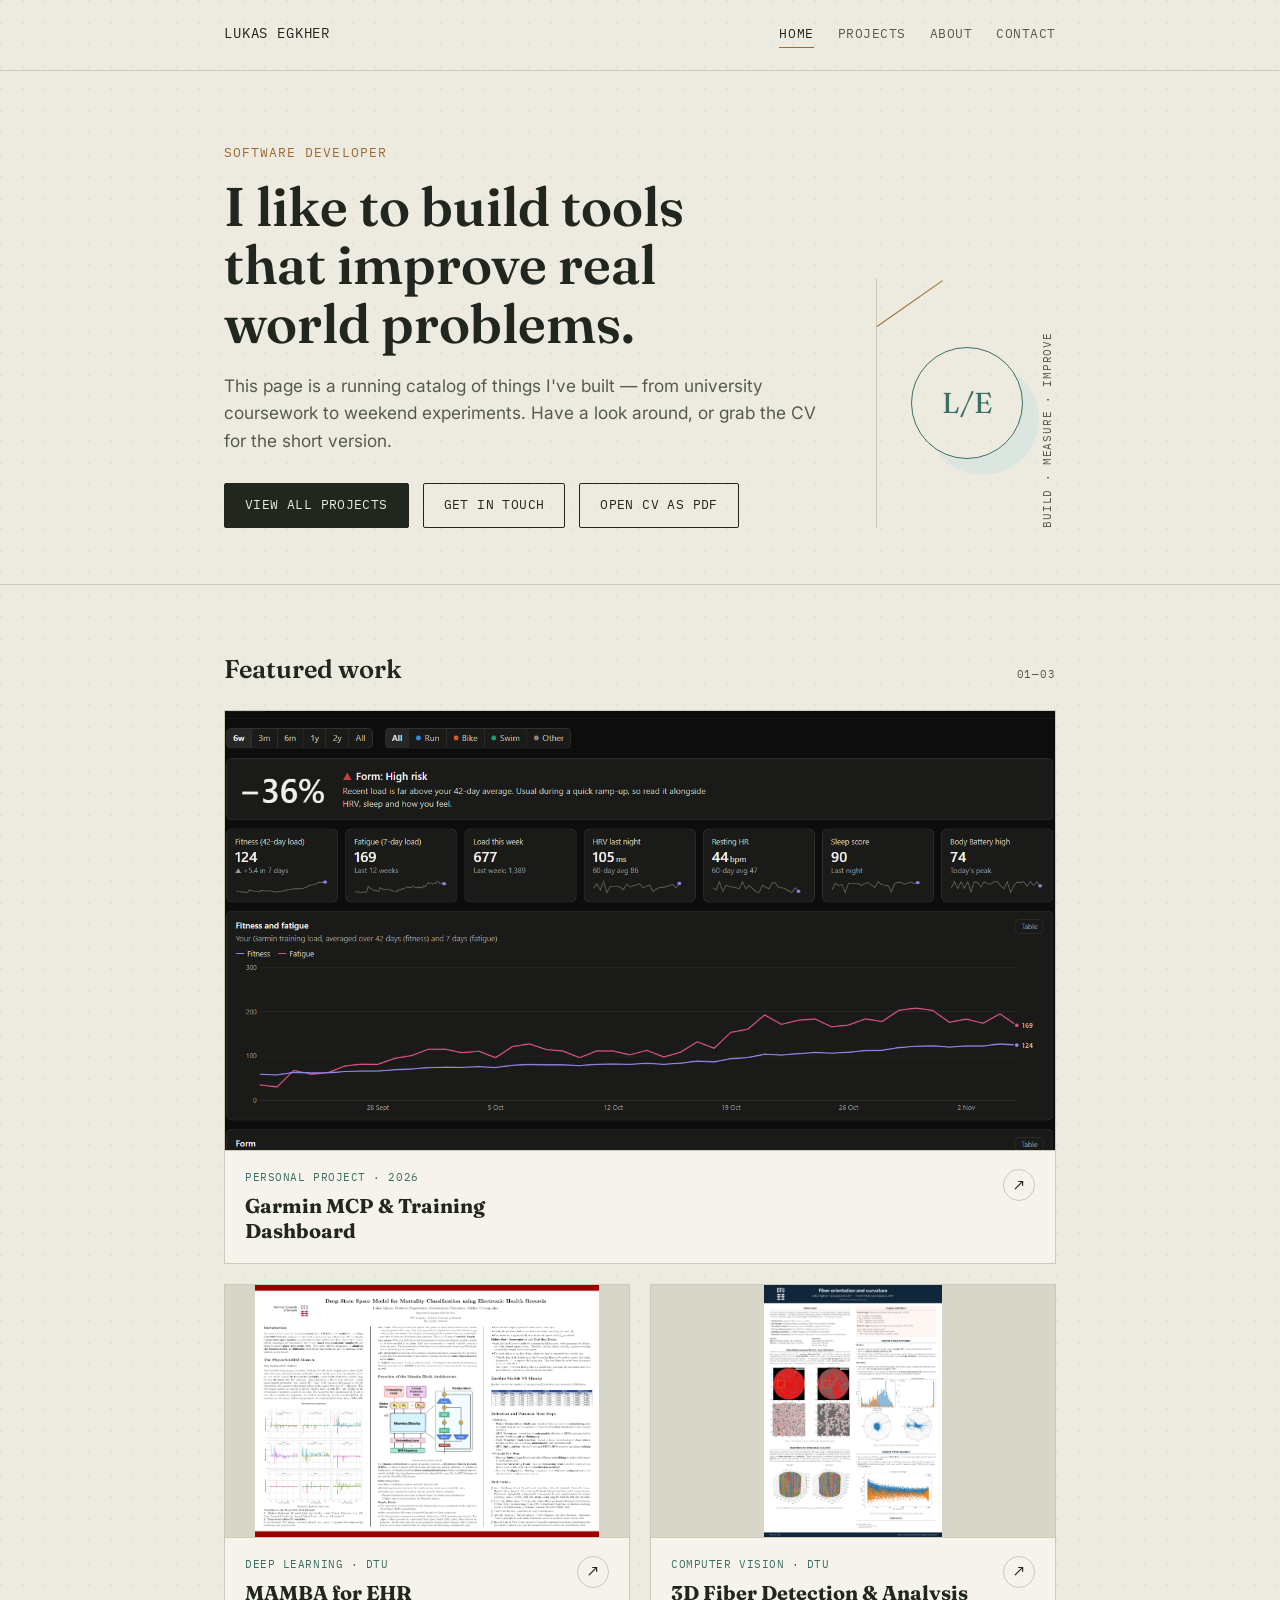
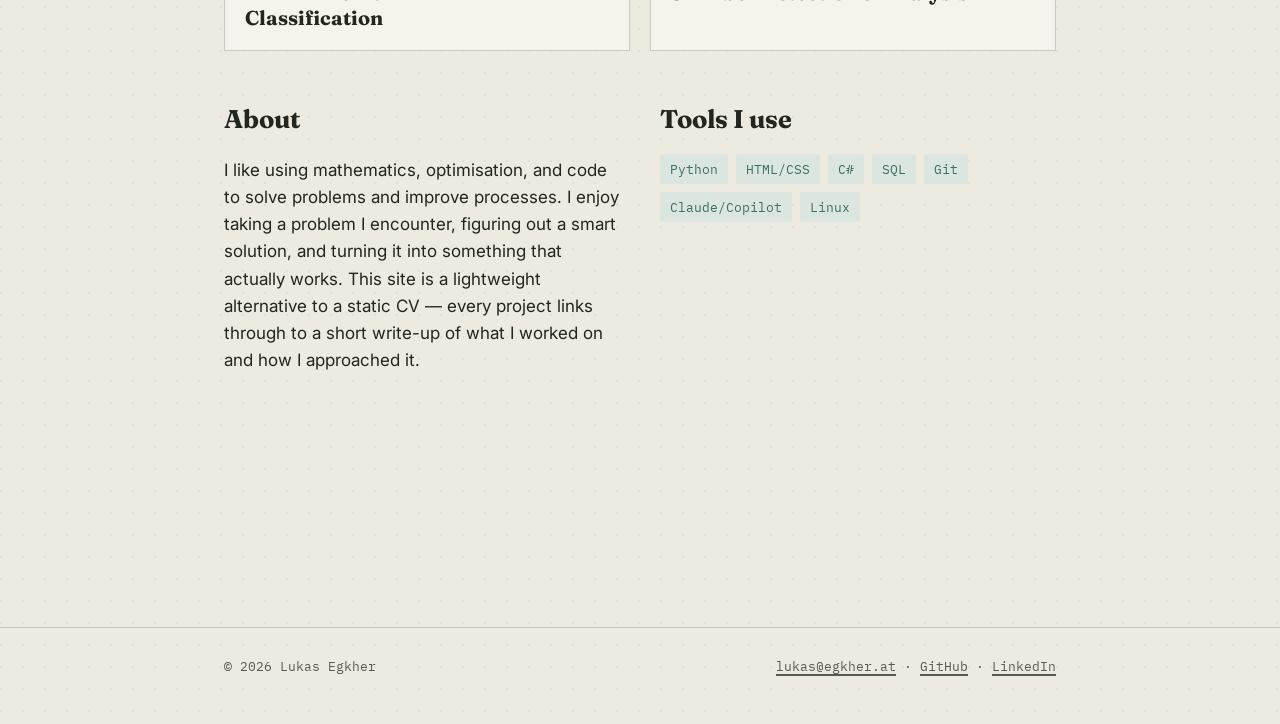
<file: index.html>
<!DOCTYPE html>
<html lang="en">
<head>
<meta charset="UTF-8">
<meta name="viewport" content="width=device-width, initial-scale=1.0">
<title>Lukas Egkher — Portfolio</title>
<meta name="description" content="Software developer portfolio — projects, skills and contact.">
<link rel="preconnect" href="https://fonts.googleapis.com">
<link rel="preconnect" href="https://fonts.gstatic.com" crossorigin>
<link href="https://fonts.googleapis.com/css2?family=Fraunces:opsz,wght@9..144,500;9..144,600&family=Inter:wght@400;500&family=IBM+Plex+Mono:wght@400;500&display=swap" rel="stylesheet">
<link rel="stylesheet" href="style.css">
</head>
<body>

<header class="site-header">
  <div class="wrap">
    <a class="site-logo" href="index.html">Lukas Egkher</a>
    <nav class="site-nav" aria-label="Main">
      <a href="index.html" aria-current="page">Home</a>
      <a href="projects.html">Projects</a>
      <a href="#about">About</a>
      <a href="#contact">Contact</a>
    </nav>
  </div>
</header>

<main>
  <section class="hero">
    <div class="wrap">
      <div class="hero-copy">
        <p class="eyebrow">Software developer</p>
        <h1>I like to build tools that improve real world problems.</h1>
        <p class="lede">
          This page is a running catalog of things I've built — from
          university coursework to weekend experiments. Have a look
          around, or grab the CV for the short version.
        </p>
        <div class="actions">
          <a class="btn primary" href="projects.html">View all projects</a>
          <a class="btn" href="mailto:lukas@egkher.at">Get in touch</a>
          <a class="btn" href="projects/files/CV_English.pdf" target="_blank" rel="noopener">
            Open CV as PDF
          </a>
        </div>
      </div>
      <div class="hero-mark" aria-hidden="true">
        <span class="hero-mark__line"></span>
        <span class="hero-mark__node">L/E</span>
        <span class="hero-mark__caption">Build · measure · improve</span>
      </div>
    </div>
  </section>

  <div class="wrap">
    <section class="featured-work" aria-labelledby="featured-title">
      <div class="section-head reveal">
        <h2 id="featured-title">Featured work</h2>
        <span class="section-index">01—03</span>
      </div>

      <div class="project-gallery">
        <article class="gallery-card gallery-card--wide reveal">
          <a href="projects/project-7.html">
            <figure>
              <img src="projects/files/GarminDashboard_fitness.png"
                   alt="Garmin training dashboard showing fitness, fatigue and recovery charts"
                   width="1365" height="905">
            </figure>
            <div class="gallery-card__copy">
              <div>
                <p class="gallery-card__type">Personal project · 2026</p>
                <h3>Garmin MCP &amp; Training Dashboard</h3>
              </div>
              <span class="gallery-card__arrow" aria-hidden="true">↗</span>
            </div>
          </a>
        </article>

        <article class="gallery-card reveal">
          <a href="projects/project-1.html">
            <figure>
              <img src="projects/files/MAMBA_poster.jpg"
                   alt="MAMBA for electronic health record classification project poster"
                   width="1600" height="1132">
            </figure>
            <div class="gallery-card__copy">
              <div>
                <p class="gallery-card__type">Deep learning · DTU</p>
                <h3>MAMBA for EHR Classification</h3>
              </div>
              <span class="gallery-card__arrow" aria-hidden="true">↗</span>
            </div>
          </a>
        </article>

        <article class="gallery-card reveal">
          <a href="projects/project-3.html">
            <figure>
              <img src="projects/files/FiberDetection_poster.jpg"
                   alt="Project poster for 3D fiber detection and analysis"
                   width="1600" height="1132">
            </figure>
            <div class="gallery-card__copy">
              <div>
                <p class="gallery-card__type">Computer vision · DTU</p>
                <h3>3D Fiber Detection &amp; Analysis</h3>
              </div>
              <span class="gallery-card__arrow" aria-hidden="true">↗</span>
            </div>
          </a>
        </article>
      </div>
    </section>

    <section class="about-grid" id="about">
      <div>
        <h2>About</h2>
        <p>
          I like using mathematics, optimisation, and code to solve problems and improve processes. 
          I enjoy taking a problem I encounter, figuring out a smart solution, and turning it into something that actually works.
          This site is a lightweight alternative to a static CV — every project links through to a short write-up of what I worked on and how I approached it.
        </p>
      </div>
      <div>
        <h2>Tools I use</h2>
        <ul class="skills-list">
          <li>Python</li>
          <li>HTML/CSS</li>
          <li>C#</li>
          <li>SQL</li>
          <li>Git</li>
          <li>Claude/Copilot</li>
          <li>Linux</li>
        </ul>
      </div>
    </section>

    <section class="project-cta reveal" aria-label="All projects">
      <div>
        <p class="gallery-card__type">Complete project archive</p>
        <h2>Explore everything I've built</h2>
      </div>
      <a class="btn primary" href="projects.html">View all projects →</a>
    </section>

  </div>
</main>

<footer class="site-footer" id="contact">
  <div class="wrap" style="display:flex; justify-content:space-between; flex-wrap:wrap; gap:10px; width:100%;">
    <span>© 2026 Lukas Egkher</span>
    <span>
      <a href="mailto:lukas@egkher.at">lukas@egkher.at</a> ·
      <a href="https://github.com/LukasEgkher22" target="_blank" rel="noopener">GitHub</a> ·
      <a href="https://www.linkedin.com/in/lukas-egkher-991844260/" target="_blank" rel="noopener">LinkedIn</a>
    </span>
  </div>
</footer>

<script>
  const revealItems = document.querySelectorAll('.reveal');

  if ('IntersectionObserver' in window) {
    const observer = new IntersectionObserver((entries) => {
      entries.forEach((entry) => {
        if (entry.isIntersecting) {
          entry.target.classList.add('is-visible');
          observer.unobserve(entry.target);
        }
      });
    }, { threshold: 0.12 });

    revealItems.forEach((item) => observer.observe(item));
  } else {
    revealItems.forEach((item) => item.classList.add('is-visible'));
  }
</script>
</body>
</html>
</file>
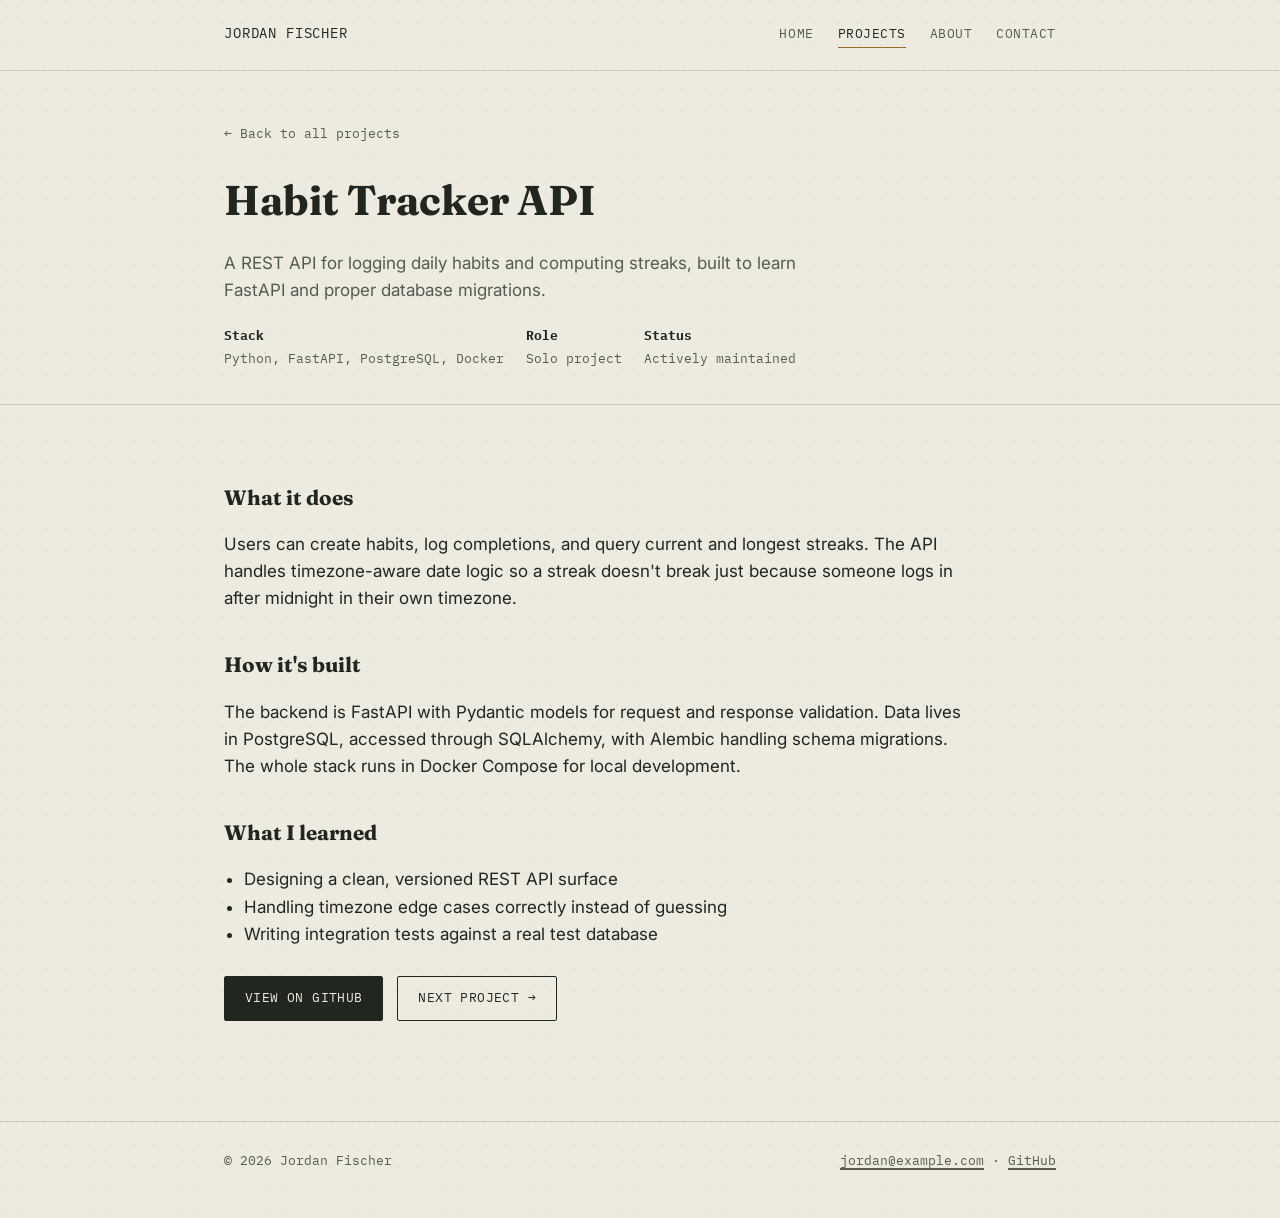
<file: project-1.html>
<!DOCTYPE html>
<html lang="en">
<head>
<meta charset="UTF-8">
<meta name="viewport" content="width=device-width, initial-scale=1.0">
<title>Habit Tracker API — Jordan Fischer</title>
<link rel="preconnect" href="https://fonts.googleapis.com">
<link rel="preconnect" href="https://fonts.gstatic.com" crossorigin>
<link href="https://fonts.googleapis.com/css2?family=Fraunces:opsz,wght@9..144,500;9..144,600&family=Inter:wght@400;500&family=IBM+Plex+Mono:wght@400;500&display=swap" rel="stylesheet">
<link rel="stylesheet" href="../style.css">
</head>
<body>

<header class="site-header">
  <div class="wrap">
    <a class="site-logo" href="../index.html">Jordan Fischer</a>
    <nav class="site-nav" aria-label="Main">
      <a href="../index.html">Home</a>
      <a href="../projects.html" aria-current="page">Projects</a>
      <a href="../index.html#about">About</a>
      <a href="../index.html#contact">Contact</a>
    </nav>
  </div>
</header>

<main>
  <section class="project-hero">
    <div class="wrap">
      <a class="back-link" href="../projects.html">← Back to all projects</a>
      <h1>Habit Tracker API</h1>
      <p class="lede" style="max-width: 56ch; color: var(--ink-soft);">
        A REST API for logging daily habits and computing streaks,
        built to learn FastAPI and proper database migrations.
      </p>
      <div class="project-meta">
        <span><strong>Stack</strong>Python, FastAPI, PostgreSQL, Docker</span>
        <span><strong>Role</strong>Solo project</span>
        <span><strong>Status</strong>Actively maintained</span>
      </div>
    </div>
  </section>

  <div class="wrap">
    <div class="project-body">
      <h2>What it does</h2>
      <p>
        Users can create habits, log completions, and query current
        and longest streaks. The API handles timezone-aware date
        logic so a streak doesn't break just because someone logs
        in after midnight in their own timezone.
      </p>

      <h2>How it's built</h2>
      <p>
        The backend is FastAPI with Pydantic models for request and
        response validation. Data lives in PostgreSQL, accessed
        through SQLAlchemy, with Alembic handling schema migrations.
        The whole stack runs in Docker Compose for local development.
      </p>

      <h2>What I learned</h2>
      <ul>
        <li>Designing a clean, versioned REST API surface</li>
        <li>Handling timezone edge cases correctly instead of guessing</li>
        <li>Writing integration tests against a real test database</li>
      </ul>

      <div class="project-links">
        <a class="btn primary" href="https://github.com/yourusername/habit-tracker-api" target="_blank" rel="noopener">View on GitHub</a>
        <a class="btn" href="../projects/project-2.html">Next project →</a>
      </div>
    </div>
  </div>
</main>

<footer class="site-footer">
  <div class="wrap" style="display:flex; justify-content:space-between; flex-wrap:wrap; gap:10px; width:100%;">
    <span>© 2026 Jordan Fischer</span>
    <span>
      <a href="mailto:jordan@example.com">jordan@example.com</a> ·
      <a href="https://github.com/yourusername" target="_blank" rel="noopener">GitHub</a>
    </span>
  </div>
</footer>

</body>
</html>
</file>
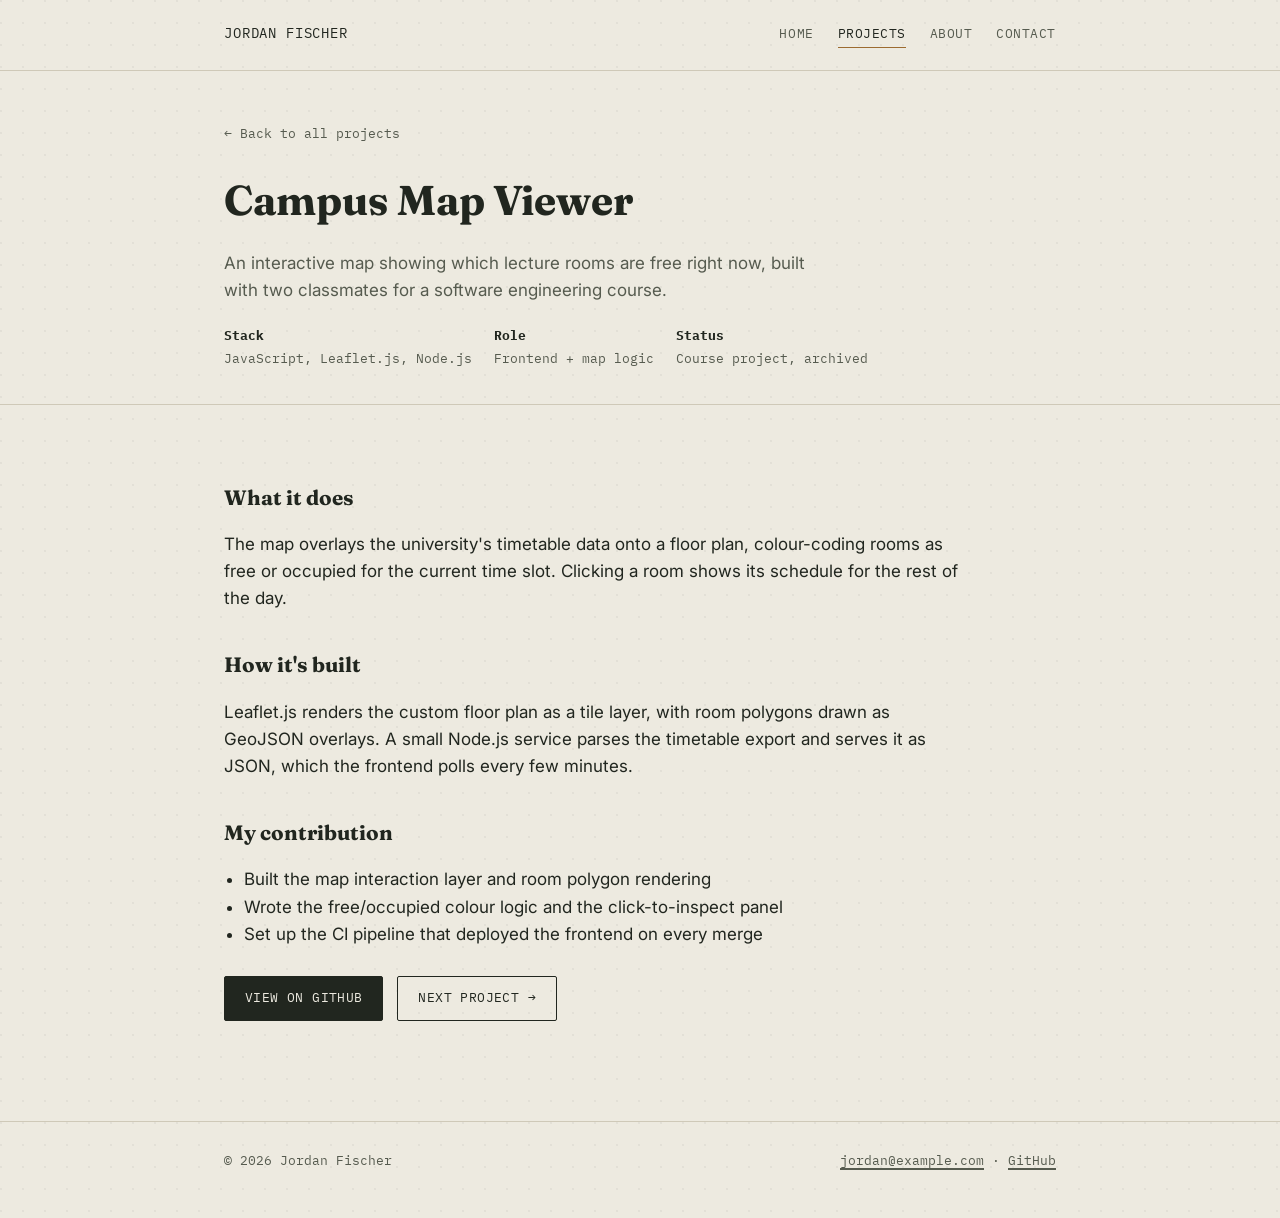
<file: project-2.html>
<!DOCTYPE html>
<html lang="en">
<head>
<meta charset="UTF-8">
<meta name="viewport" content="width=device-width, initial-scale=1.0">
<title>Campus Map Viewer — Jordan Fischer</title>
<link rel="preconnect" href="https://fonts.googleapis.com">
<link rel="preconnect" href="https://fonts.gstatic.com" crossorigin>
<link href="https://fonts.googleapis.com/css2?family=Fraunces:opsz,wght@9..144,500;9..144,600&family=Inter:wght@400;500&family=IBM+Plex+Mono:wght@400;500&display=swap" rel="stylesheet">
<link rel="stylesheet" href="../style.css">
</head>
<body>

<header class="site-header">
  <div class="wrap">
    <a class="site-logo" href="../index.html">Jordan Fischer</a>
    <nav class="site-nav" aria-label="Main">
      <a href="../index.html">Home</a>
      <a href="../projects.html" aria-current="page">Projects</a>
      <a href="../index.html#about">About</a>
      <a href="../index.html#contact">Contact</a>
    </nav>
  </div>
</header>

<main>
  <section class="project-hero">
    <div class="wrap">
      <a class="back-link" href="../projects.html">← Back to all projects</a>
      <h1>Campus Map Viewer</h1>
      <p class="lede" style="max-width: 56ch; color: var(--ink-soft);">
        An interactive map showing which lecture rooms are free right
        now, built with two classmates for a software engineering course.
      </p>
      <div class="project-meta">
        <span><strong>Stack</strong>JavaScript, Leaflet.js, Node.js</span>
        <span><strong>Role</strong>Frontend + map logic</span>
        <span><strong>Status</strong>Course project, archived</span>
      </div>
    </div>
  </section>

  <div class="wrap">
    <div class="project-body">
      <h2>What it does</h2>
      <p>
        The map overlays the university's timetable data onto a
        floor plan, colour-coding rooms as free or occupied for the
        current time slot. Clicking a room shows its schedule for
        the rest of the day.
      </p>

      <h2>How it's built</h2>
      <p>
        Leaflet.js renders the custom floor plan as a tile layer,
        with room polygons drawn as GeoJSON overlays. A small
        Node.js service parses the timetable export and serves it
        as JSON, which the frontend polls every few minutes.
      </p>

      <h2>My contribution</h2>
      <ul>
        <li>Built the map interaction layer and room polygon rendering</li>
        <li>Wrote the free/occupied colour logic and the click-to-inspect panel</li>
        <li>Set up the CI pipeline that deployed the frontend on every merge</li>
      </ul>

      <div class="project-links">
        <a class="btn primary" href="https://github.com/yourusername/campus-map-viewer" target="_blank" rel="noopener">View on GitHub</a>
        <a class="btn" href="../projects/project-3.html">Next project →</a>
      </div>
    </div>
  </div>
</main>

<footer class="site-footer">
  <div class="wrap" style="display:flex; justify-content:space-between; flex-wrap:wrap; gap:10px; width:100%;">
    <span>© 2026 Jordan Fischer</span>
    <span>
      <a href="mailto:jordan@example.com">jordan@example.com</a> ·
      <a href="https://github.com/yourusername" target="_blank" rel="noopener">GitHub</a>
    </span>
  </div>
</footer>

</body>
</html>
</file>
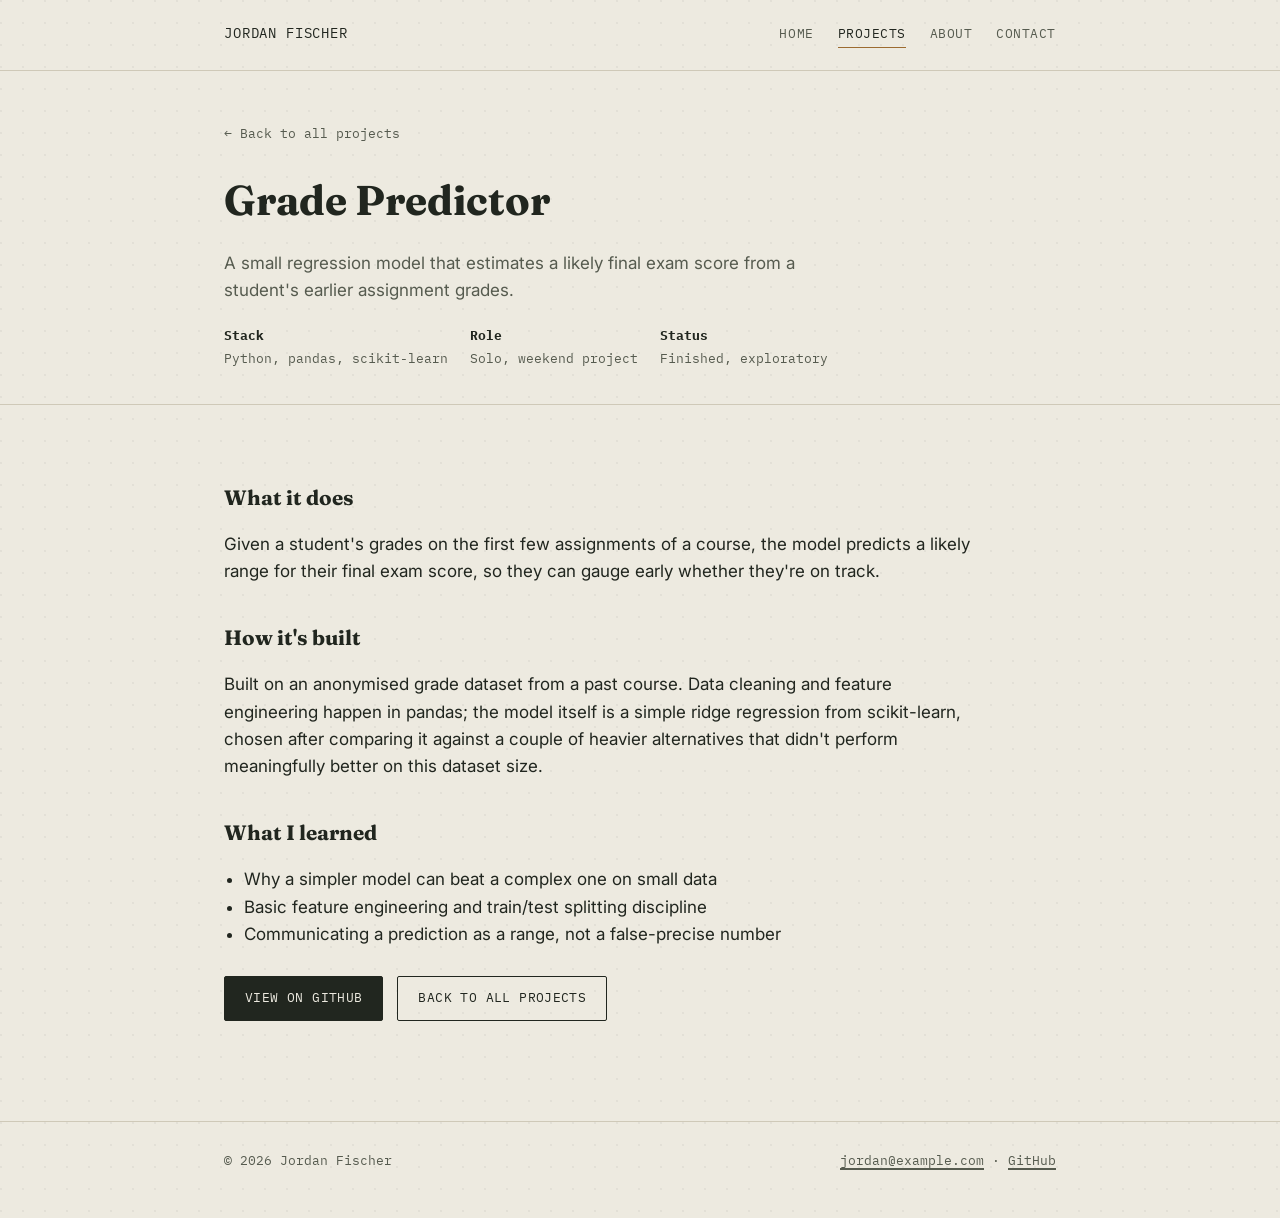
<file: project-3.html>
<!DOCTYPE html>
<html lang="en">
<head>
<meta charset="UTF-8">
<meta name="viewport" content="width=device-width, initial-scale=1.0">
<title>Grade Predictor — Jordan Fischer</title>
<link rel="preconnect" href="https://fonts.googleapis.com">
<link rel="preconnect" href="https://fonts.gstatic.com" crossorigin>
<link href="https://fonts.googleapis.com/css2?family=Fraunces:opsz,wght@9..144,500;9..144,600&family=Inter:wght@400;500&family=IBM+Plex+Mono:wght@400;500&display=swap" rel="stylesheet">
<link rel="stylesheet" href="../style.css">
</head>
<body>

<header class="site-header">
  <div class="wrap">
    <a class="site-logo" href="../index.html">Jordan Fischer</a>
    <nav class="site-nav" aria-label="Main">
      <a href="../index.html">Home</a>
      <a href="../projects.html" aria-current="page">Projects</a>
      <a href="../index.html#about">About</a>
      <a href="../index.html#contact">Contact</a>
    </nav>
  </div>
</header>

<main>
  <section class="project-hero">
    <div class="wrap">
      <a class="back-link" href="../projects.html">← Back to all projects</a>
      <h1>Grade Predictor</h1>
      <p class="lede" style="max-width: 56ch; color: var(--ink-soft);">
        A small regression model that estimates a likely final exam
        score from a student's earlier assignment grades.
      </p>
      <div class="project-meta">
        <span><strong>Stack</strong>Python, pandas, scikit-learn</span>
        <span><strong>Role</strong>Solo, weekend project</span>
        <span><strong>Status</strong>Finished, exploratory</span>
      </div>
    </div>
  </section>

  <div class="wrap">
    <div class="project-body">
      <h2>What it does</h2>
      <p>
        Given a student's grades on the first few assignments of a
        course, the model predicts a likely range for their final
        exam score, so they can gauge early whether they're on track.
      </p>

      <h2>How it's built</h2>
      <p>
        Built on an anonymised grade dataset from a past course.
        Data cleaning and feature engineering happen in pandas;
        the model itself is a simple ridge regression from
        scikit-learn, chosen after comparing it against a couple of
        heavier alternatives that didn't perform meaningfully better
        on this dataset size.
      </p>

      <h2>What I learned</h2>
      <ul>
        <li>Why a simpler model can beat a complex one on small data</li>
        <li>Basic feature engineering and train/test splitting discipline</li>
        <li>Communicating a prediction as a range, not a false-precise number</li>
      </ul>

      <div class="project-links">
        <a class="btn primary" href="https://github.com/yourusername/grade-predictor" target="_blank" rel="noopener">View on GitHub</a>
        <a class="btn" href="../projects.html">Back to all projects</a>
      </div>
    </div>
  </div>
</main>

<footer class="site-footer">
  <div class="wrap" style="display:flex; justify-content:space-between; flex-wrap:wrap; gap:10px; width:100%;">
    <span>© 2026 Jordan Fischer</span>
    <span>
      <a href="mailto:jordan@example.com">jordan@example.com</a> ·
      <a href="https://github.com/yourusername" target="_blank" rel="noopener">GitHub</a>
    </span>
  </div>
</footer>

</body>
</html>
</file>
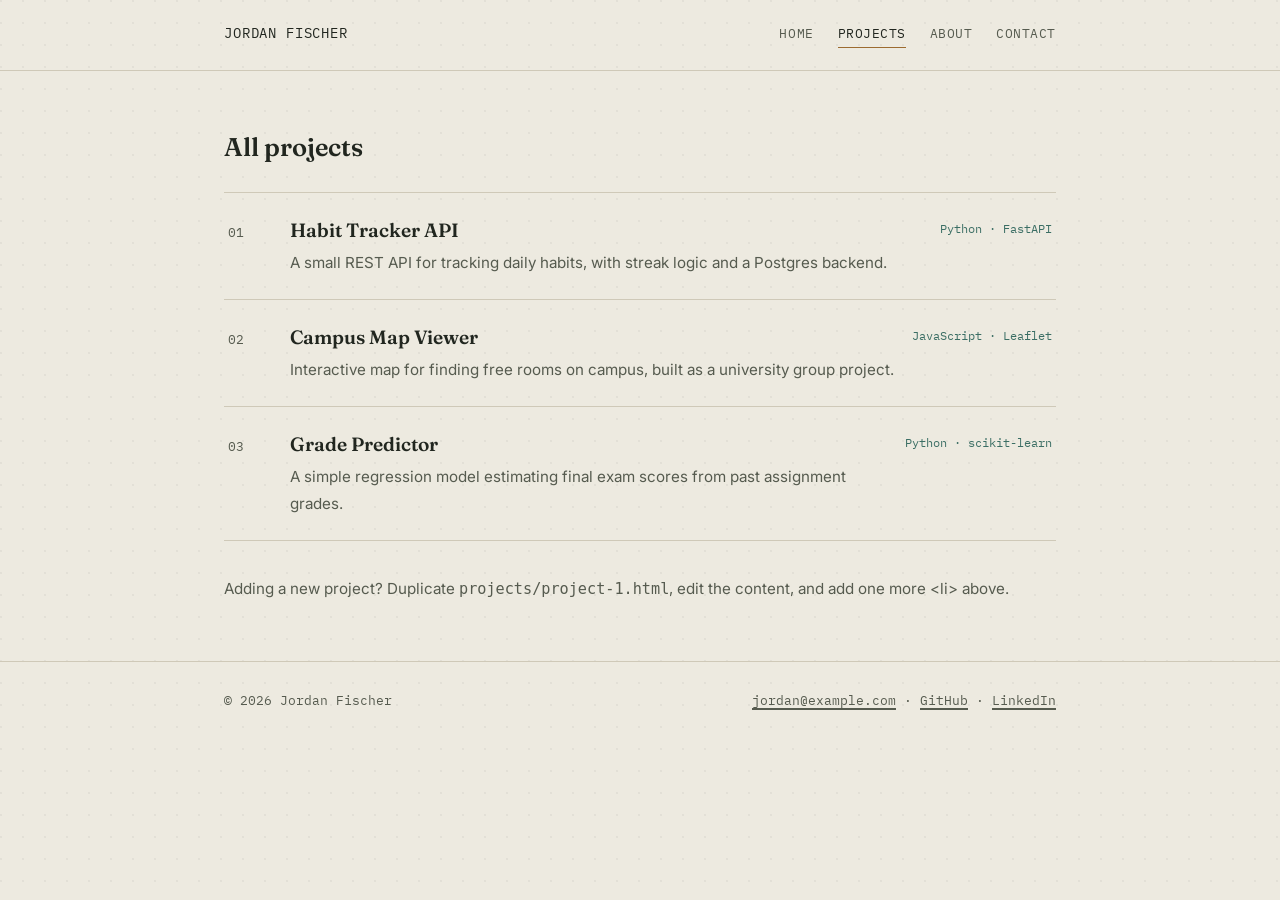
<file: files/projects.html>
<!DOCTYPE html>
<html lang="en">
<head>
<meta charset="UTF-8">
<meta name="viewport" content="width=device-width, initial-scale=1.0">
<title>Projects — Jordan Fischer</title>
<meta name="description" content="All projects by Jordan Fischer.">
<link rel="preconnect" href="https://fonts.googleapis.com">
<link rel="preconnect" href="https://fonts.gstatic.com" crossorigin>
<link href="https://fonts.googleapis.com/css2?family=Fraunces:opsz,wght@9..144,500;9..144,600&family=Inter:wght@400;500&family=IBM+Plex+Mono:wght@400;500&display=swap" rel="stylesheet">
<link rel="stylesheet" href="style.css">
</head>
<body>

<header class="site-header">
  <div class="wrap">
    <a class="site-logo" href="index.html">Jordan Fischer</a>
    <nav class="site-nav" aria-label="Main">
      <a href="index.html">Home</a>
      <a href="projects.html" aria-current="page">Projects</a>
      <a href="index.html#about">About</a>
      <a href="index.html#contact">Contact</a>
    </nav>
  </div>
</header>

<main>
  <div class="wrap">
    <div class="section-head" style="margin-top: 56px;">
      <h2>All projects</h2>
    </div>

    <ol class="project-index">
      <li>
        <a href="projects/project-1.html">
          <span class="proj-num">01</span>
          <span class="proj-body">
            <span class="proj-title">Habit Tracker API</span>
            <span class="proj-desc">A small REST API for tracking daily habits, with streak logic and a Postgres backend.</span>
          </span>
          <span class="proj-tags">Python · FastAPI</span>
        </a>
      </li>
      <li>
        <a href="projects/project-2.html">
          <span class="proj-num">02</span>
          <span class="proj-body">
            <span class="proj-title">Campus Map Viewer</span>
            <span class="proj-desc">Interactive map for finding free rooms on campus, built as a university group project.</span>
          </span>
          <span class="proj-tags">JavaScript · Leaflet</span>
        </a>
      </li>
      <li>
        <a href="projects/project-3.html">
          <span class="proj-num">03</span>
          <span class="proj-body">
            <span class="proj-title">Grade Predictor</span>
            <span class="proj-desc">A simple regression model estimating final exam scores from past assignment grades.</span>
          </span>
          <span class="proj-tags">Python · scikit-learn</span>
        </a>
      </li>
    </ol>

    <p style="color: var(--ink-soft); font-size: 0.95rem; margin: -20px 0 60px;">
      Adding a new project? Duplicate <code>projects/project-1.html</code>,
      edit the content, and add one more &lt;li&gt; above.
    </p>
  </div>
</main>

<footer class="site-footer">
  <div class="wrap" style="display:flex; justify-content:space-between; flex-wrap:wrap; gap:10px; width:100%;">
    <span>© 2026 Jordan Fischer</span>
    <span>
      <a href="mailto:jordan@example.com">jordan@example.com</a> ·
      <a href="https://github.com/yourusername" target="_blank" rel="noopener">GitHub</a> ·
      <a href="https://linkedin.com/in/yourusername" target="_blank" rel="noopener">LinkedIn</a>
    </span>
  </div>
</footer>

</body>
</html>
</file>
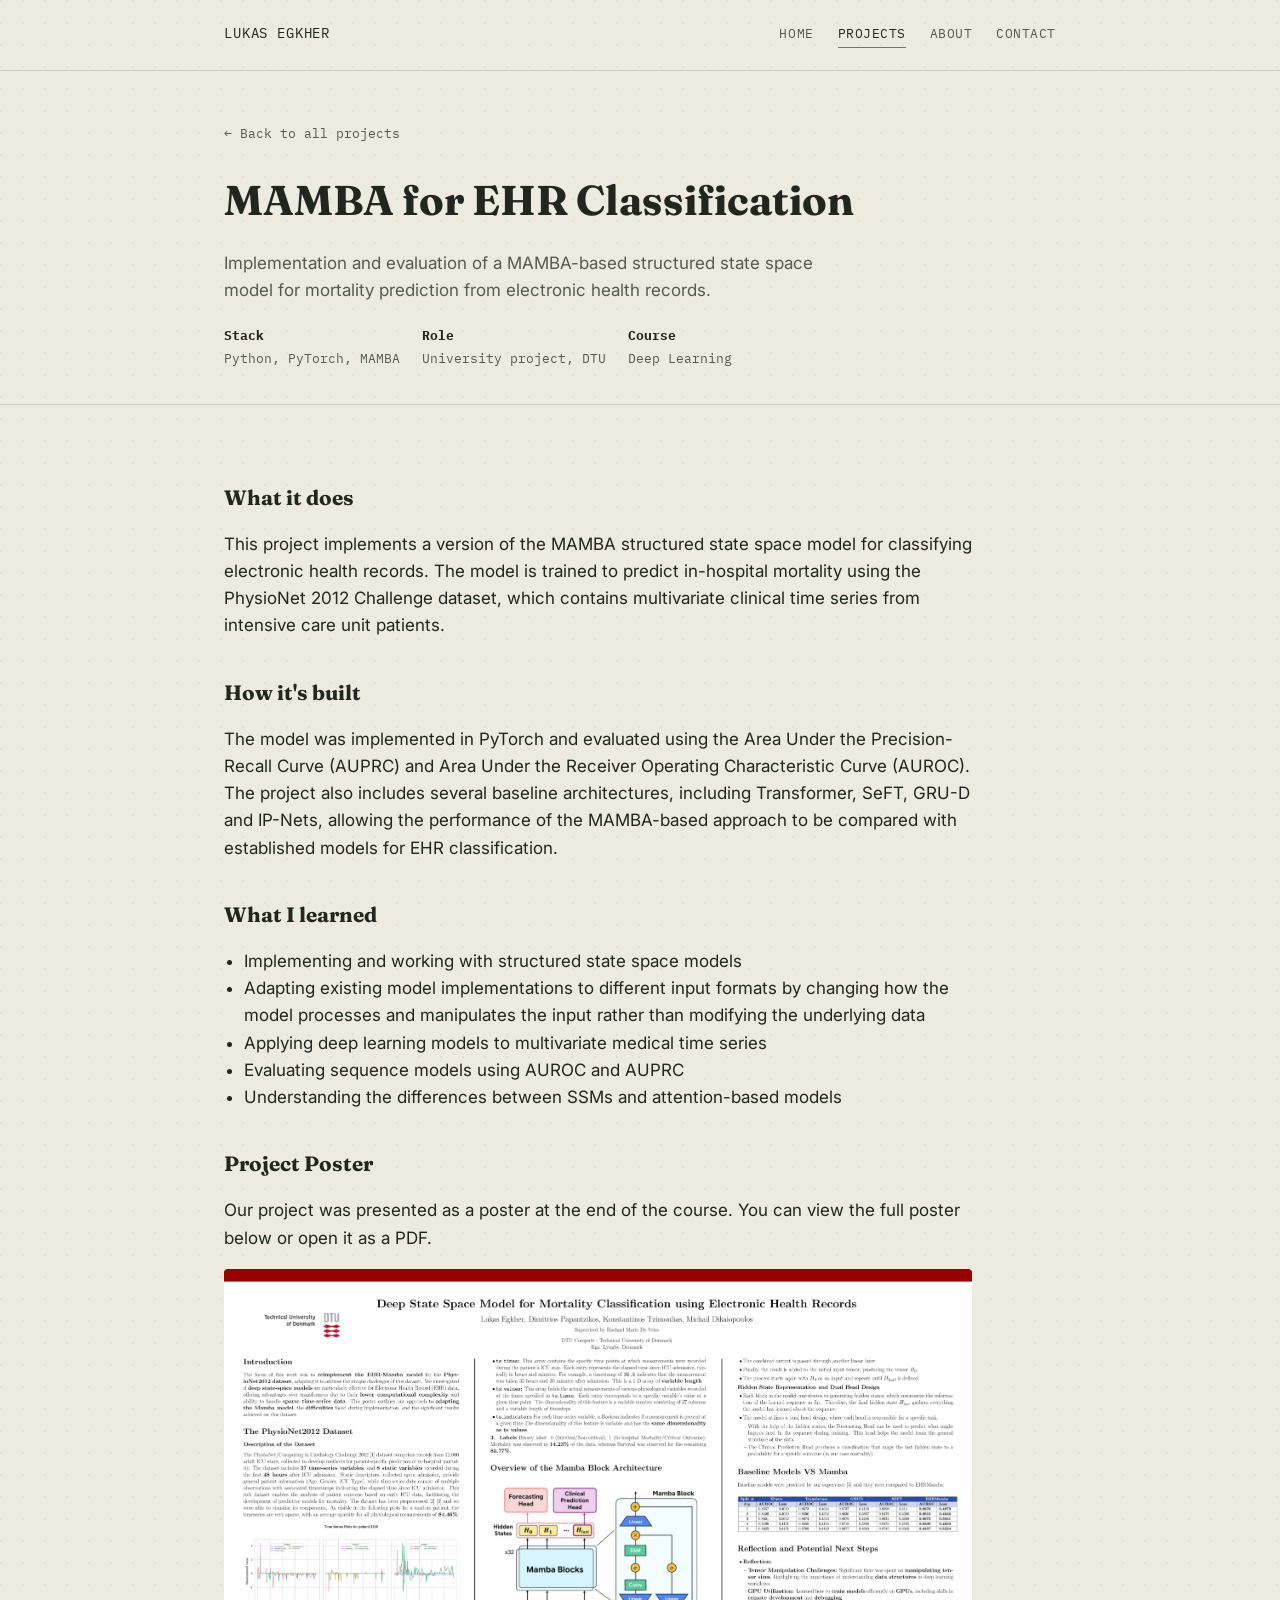
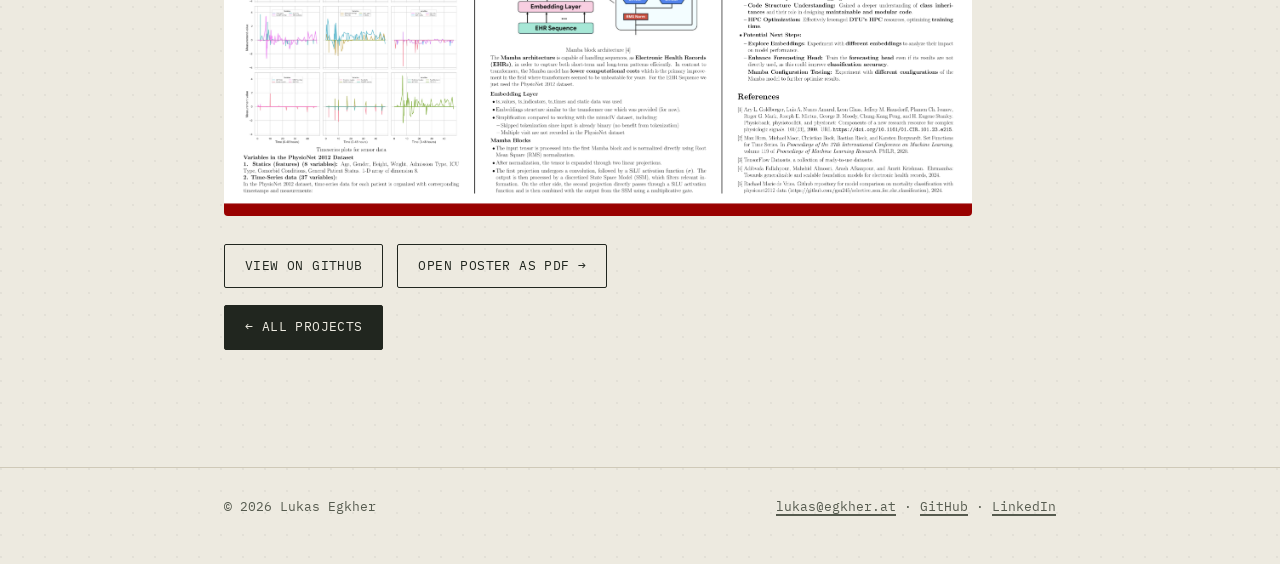
<file: projects/project-1.html>
<!DOCTYPE html>
<html lang="en">
<head>
<meta charset="UTF-8">
<meta name="viewport" content="width=device-width, initial-scale=1.0">
<title>MAMBA for EHR Classification — Lukas Egkher</title>
<link rel="preconnect" href="https://fonts.googleapis.com">
<link rel="preconnect" href="https://fonts.gstatic.com" crossorigin>
<link href="https://fonts.googleapis.com/css2?family=Fraunces:opsz,wght@9..144,500;9..144,600&family=Inter:wght@400;500&family=IBM+Plex+Mono:wght@400;500&display=swap" rel="stylesheet">
<link rel="stylesheet" href="../style.css">
</head>
<body>

<header class="site-header">
  <div class="wrap">
    <a class="site-logo" href="../index.html">Lukas Egkher</a>
    <nav class="site-nav" aria-label="Main">
      <a href="../index.html">Home</a>
      <a href="../projects.html" aria-current="page">Projects</a>
      <a href="../index.html#about">About</a>
      <a href="../index.html#contact">Contact</a>
    </nav>
  </div>
</header>

<main>
  <section class="project-hero">
    <div class="wrap">
      <a class="back-link" href="../projects.html">← Back to all projects</a>
      <h1>MAMBA for EHR Classification</h1>
      <p class="lede" style="max-width: 56ch; color: var(--ink-soft);">
        Implementation and evaluation of a MAMBA-based structured state
        space model for mortality prediction from electronic health records.
      </p>
      <div class="project-meta">
        <span><strong>Stack</strong>Python, PyTorch, MAMBA</span>
        <span><strong>Role</strong>University project, DTU</span>
        <span><strong>Course</strong>Deep Learning</span>
      </div>
    </div>
  </section>

  <div class="wrap">
    <div class="project-body">
      <h2>What it does</h2>
      <p>
        This project implements a version of the MAMBA structured state
        space model for classifying electronic health records. The model
        is trained to predict in-hospital mortality using the PhysioNet
        2012 Challenge dataset, which contains multivariate clinical
        time series from intensive care unit patients.
      </p>

      <h2>How it's built</h2>
      <p>
        The model was implemented in PyTorch and evaluated using the
        Area Under the Precision-Recall Curve (AUPRC) and Area Under
        the Receiver Operating Characteristic Curve (AUROC). The project
        also includes several baseline architectures, including Transformer,
        SeFT, GRU-D and IP-Nets, allowing the performance of the MAMBA-based
        approach to be compared with established models for EHR classification.
      </p>

      <h2>What I learned</h2>
      <ul>
        <li>Implementing and working with structured state space models</li>
        <li>Adapting existing model implementations to different input formats by changing how the model processes and manipulates the input rather than modifying the underlying data</li>
        <li>Applying deep learning models to multivariate medical time series</li>
        <li>Evaluating sequence models using AUROC and AUPRC</li>
        <li>Understanding the differences between SSMs and attention-based models</li>
      </ul>

      <h2>Project Poster</h2>
      <p>
        Our project was presented as a poster at the end of the course.
        You can view the full poster below or open it as a PDF.
      </p>

      <img
        src="files/MAMBA_poster.jpg"
        alt="Project poster for EHR Classification using MAMBA"
        style="
          width: 100%;
          height: auto;
          border: 1px solid var(--border);
          border-radius: 4px;
          display: block;
        "
      >

      <div class="project-links">
        <a class="btn" href="https://github.com/LukasEgkher22/EHR_Mamba" target="_blank" rel="noopener">View on GitHub</a>
        <a class="btn" href="files/MAMBA_poster.pdf" target="_blank">Open poster as PDF →</a>
      </div>

      <p>
        <a class="btn primary" href="../projects.html">← All projects</a>
      </p>
    </div>
  </div>
</main>

<footer class="site-footer">
  <div class="wrap" style="display:flex; justify-content:space-between; flex-wrap:wrap; gap:10px; width:100%;">
    <span>© 2026 Lukas Egkher</span>
    <span>
      <a href="mailto:lukas@egkher.at">lukas@egkher.at</a> ·
      <a href="https://github.com/LukasEgkher22" target="_blank" rel="noopener">GitHub</a> ·
      <a href="https://www.linkedin.com/in/lukas-egkher-991844260/" target="_blank" rel="noopener">LinkedIn</a>
    </span>
  </div>
</footer>

</body>
</html>
</file>
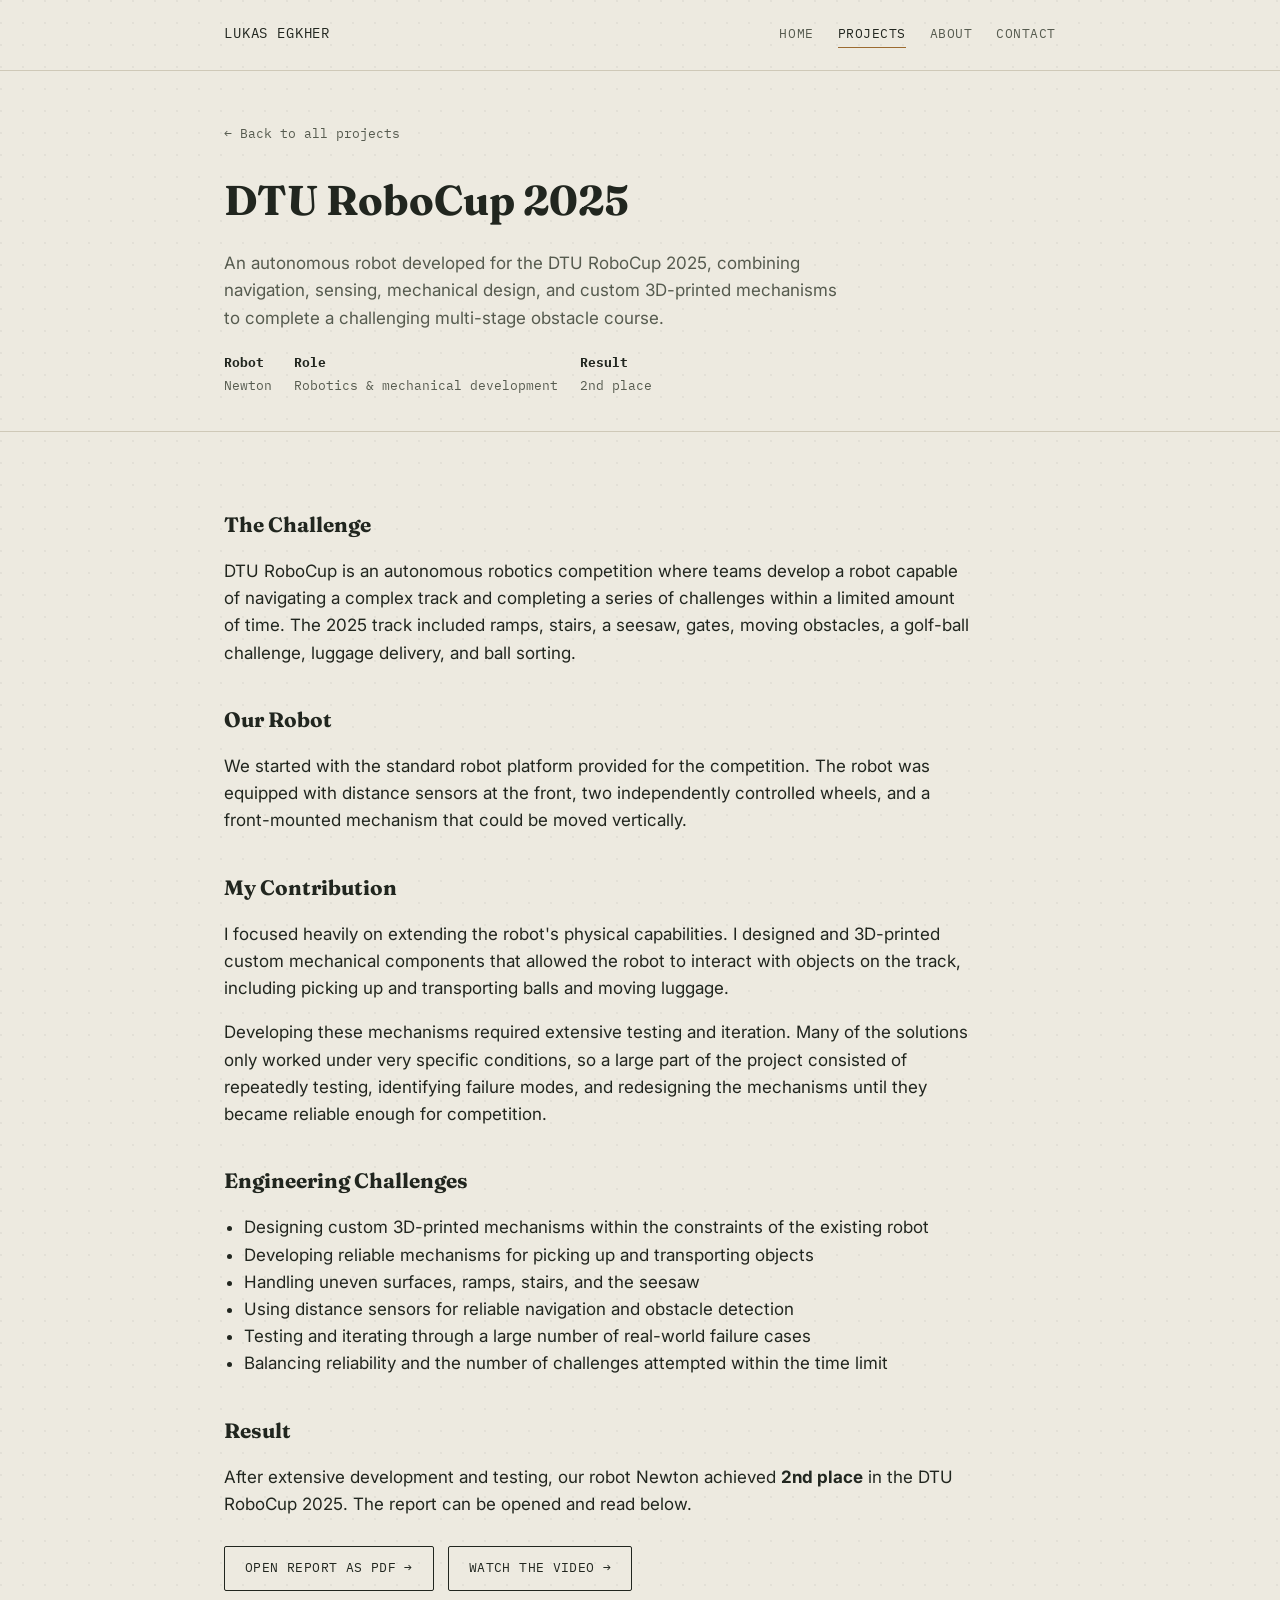
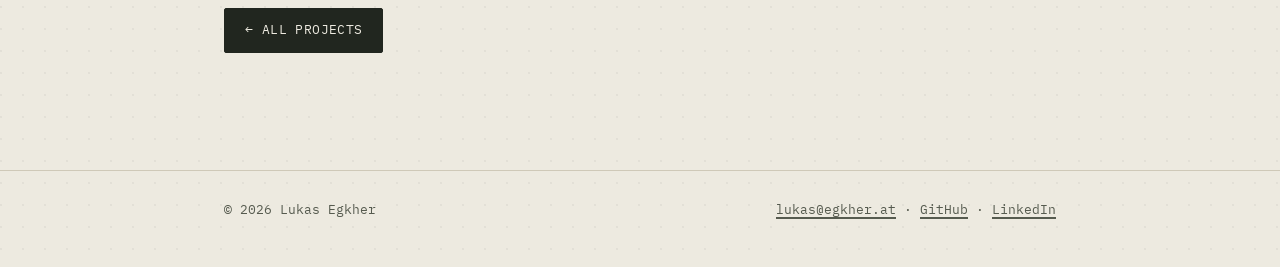
<file: projects/project-2.html>
<!DOCTYPE html>
<html lang="en">
<head>
<meta charset="UTF-8">
<meta name="viewport" content="width=device-width, initial-scale=1.0">
<title>DTU RoboCup 2025 — Lukas Egkher</title>
<link rel="preconnect" href="https://fonts.googleapis.com">
<link rel="preconnect" href="https://fonts.gstatic.com" crossorigin>
<link href="https://fonts.googleapis.com/css2?family=Fraunces:opsz,wght@9..144,500;9..144,600&family=Inter:wght@400;500&family=IBM+Plex+Mono:wght@400;500&display=swap" rel="stylesheet">
<link rel="stylesheet" href="../style.css">
</head>
<body>

<header class="site-header">
  <div class="wrap">
    <a class="site-logo" href="../index.html">Lukas Egkher</a>
    <nav class="site-nav" aria-label="Main">
      <a href="../index.html">Home</a>
      <a href="../projects.html" aria-current="page">Projects</a>
      <a href="../index.html#about">About</a>
      <a href="../index.html#contact">Contact</a>
    </nav>
  </div>
</header>

<main>
  <section class="project-hero">
    <div class="wrap">
      <a class="back-link" href="../projects.html">← Back to all projects</a>
      <h1>DTU RoboCup 2025</h1>
      <p class="lede" style="max-width: 56ch; color: var(--ink-soft);">
        An autonomous robot developed for the DTU RoboCup 2025, combining
        navigation, sensing, mechanical design, and custom 3D-printed
        mechanisms to complete a challenging multi-stage obstacle course.
      </p>
      <div class="project-meta">
        <span><strong>Robot</strong>Newton</span>
        <span><strong>Role</strong>Robotics &amp; mechanical development</span>
        <span><strong>Result</strong>2nd place</span>
      </div>
    </div>
  </section>

  <div class="wrap">
    <div class="project-body">
      <h2>The Challenge</h2>
      <p>
        DTU RoboCup is an autonomous robotics competition where teams
        develop a robot capable of navigating a complex track and
        completing a series of challenges within a limited amount of time.
        The 2025 track included ramps, stairs, a seesaw, gates, moving
        obstacles, a golf-ball challenge, luggage delivery, and ball
        sorting.
      </p>

      <h2>Our Robot</h2>
      <p>
        We started with the standard robot platform provided for the
        competition. The robot was equipped with distance sensors at the
        front, two independently controlled wheels, and a front-mounted
        mechanism that could be moved vertically.
      </p>

      <h2>My Contribution</h2>
      <p>
        I focused heavily on extending the robot's physical capabilities.
        I designed and 3D-printed custom mechanical components that allowed
        the robot to interact with objects on the track, including picking
        up and transporting balls and moving luggage.
      </p>
      <p>
        Developing these mechanisms required extensive testing and
        iteration. Many of the solutions only worked under very specific
        conditions, so a large part of the project consisted of repeatedly
        testing, identifying failure modes, and redesigning the mechanisms
        until they became reliable enough for competition.
      </p>

      <h2>Engineering Challenges</h2>
      <ul>
        <li>Designing custom 3D-printed mechanisms within the constraints of the existing robot</li>
        <li>Developing reliable mechanisms for picking up and transporting objects</li>
        <li>Handling uneven surfaces, ramps, stairs, and the seesaw</li>
        <li>Using distance sensors for reliable navigation and obstacle detection</li>
        <li>Testing and iterating through a large number of real-world failure cases</li>
        <li>Balancing reliability and the number of challenges attempted within the time limit</li>
      </ul>

      <h2>Result</h2>
      <p>
        After extensive development and testing, our robot Newton achieved
        <strong>2nd place</strong> in the DTU RoboCup 2025. The report can be opened and read below.
      </p>
      <div class="project-links">
        <a class="btn" href="files/ROBOCUP_report.pdf" target="_blank">
          Open report as PDF →
        </a>
        <a class="btn"
           href="https://www.youtube.com/watch?v=W4RHysRu3t4"
           target="_blank" rel="noopener">
          Watch the Video →
        </a>
      </div>
      <p>
        <a class="btn primary" href="../projects.html">← All projects</a>
      </p>
    </div>
  </div>
</main>

<footer class="site-footer">
  <div class="wrap" style="display:flex; justify-content:space-between; flex-wrap:wrap; gap:10px; width:100%;">
    <span>© 2026 Lukas Egkher</span>
    <span>
      <a href="mailto:lukas@egkher.at">lukas@egkher.at</a> ·
      <a href="https://github.com/LukasEgkher22" target="_blank" rel="noopener">GitHub</a> ·
      <a href="https://www.linkedin.com/in/lukas-egkher-991844260/" target="_blank" rel="noopener">LinkedIn</a>
    </span>
  </div>
</footer>

</body>
</html>
</file>
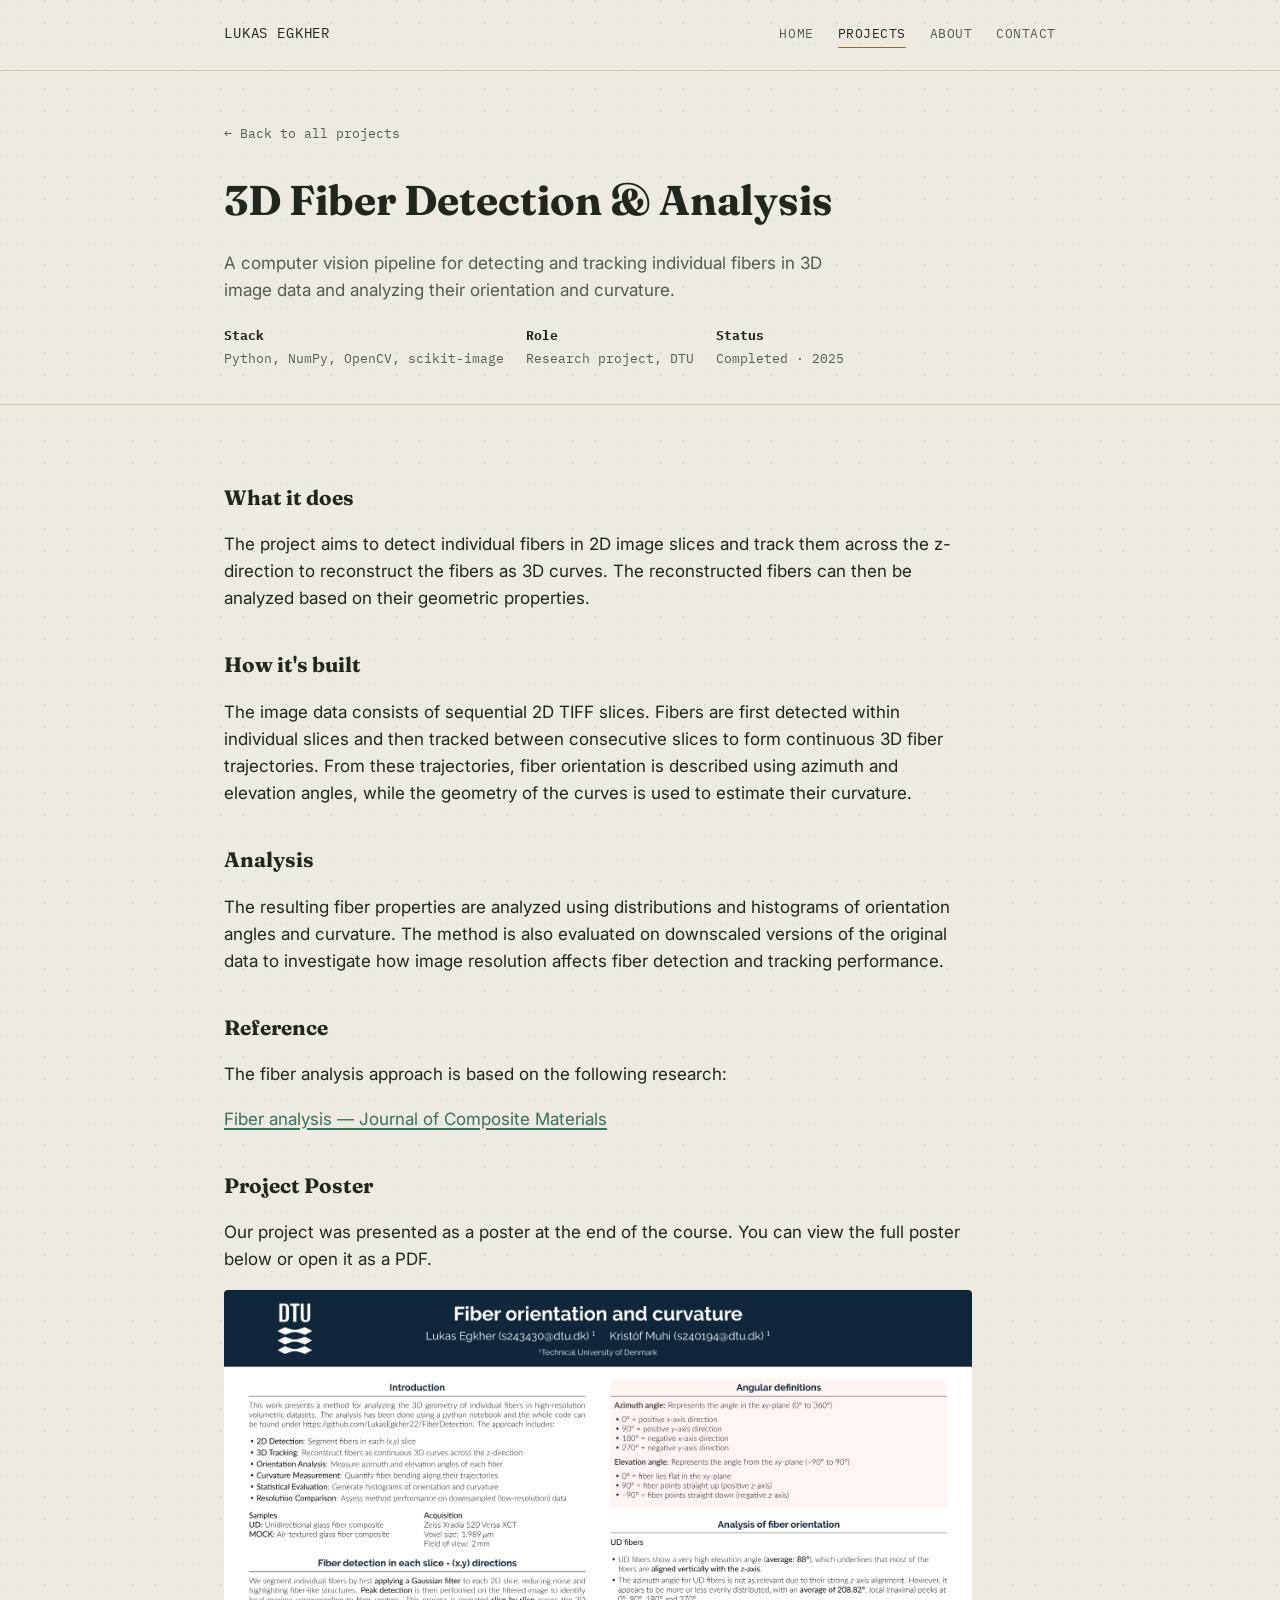
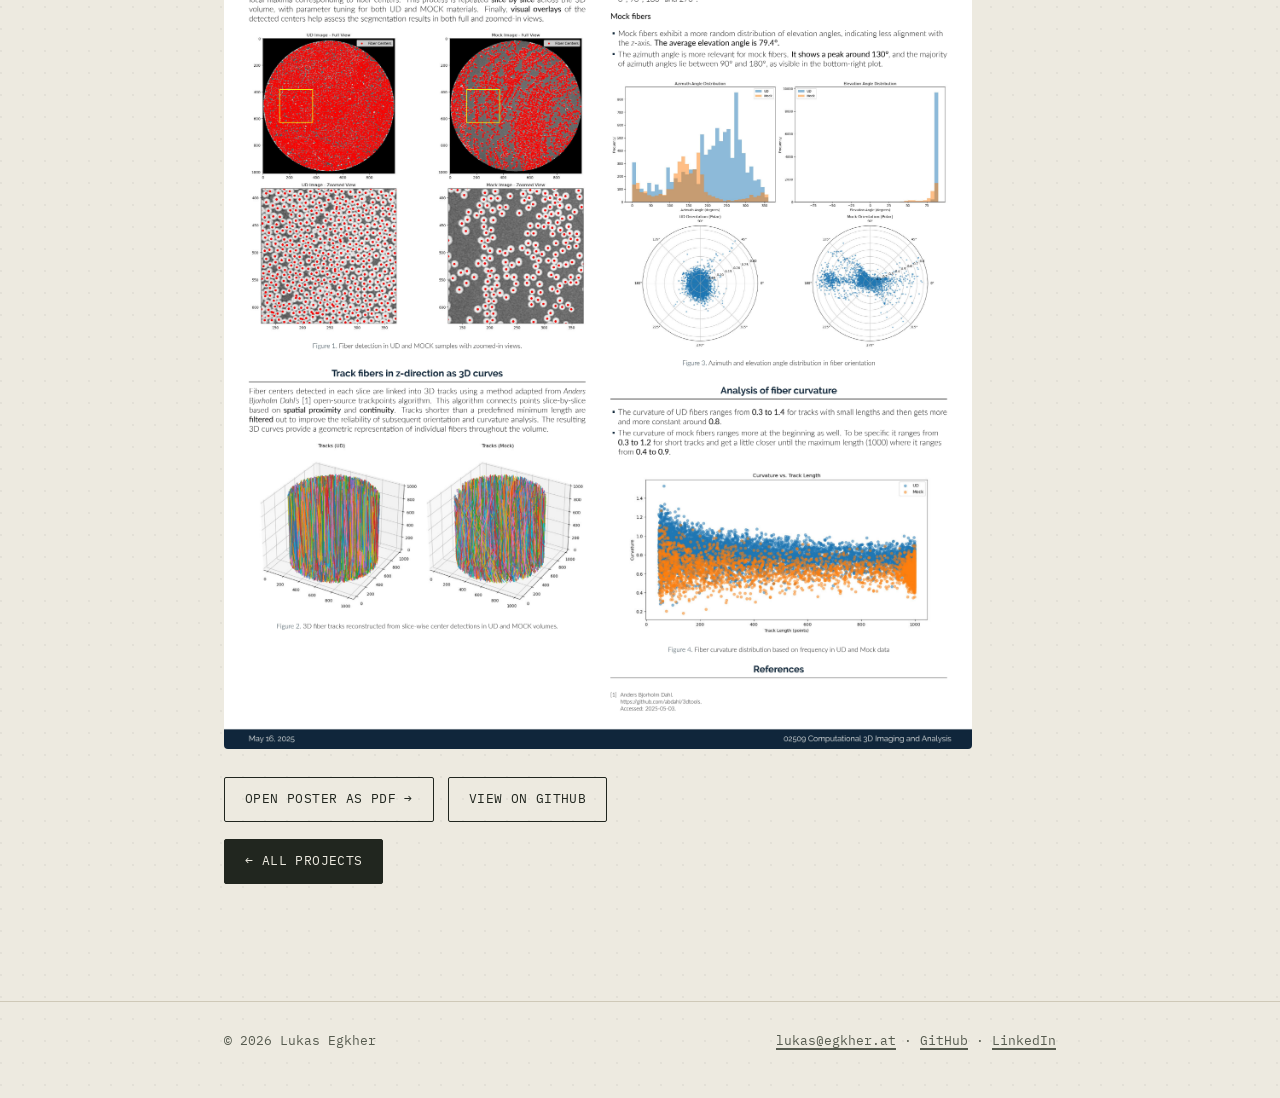
<file: projects/project-3.html>
<!DOCTYPE html>
<html lang="en">
<head>
<meta charset="UTF-8">
<meta name="viewport" content="width=device-width, initial-scale=1.0">
<title>3D Fiber Detection & Analysis — Lukas Egkher</title>
<link rel="preconnect" href="https://fonts.googleapis.com">
<link rel="preconnect" href="https://fonts.gstatic.com" crossorigin>
<link href="https://fonts.googleapis.com/css2?family=Fraunces:opsz,wght@9..144,500;9..144,600&family=Inter:wght@400;500&family=IBM+Plex+Mono:wght@400;500&display=swap" rel="stylesheet">
<link rel="stylesheet" href="../style.css">
</head>
<body>

<header class="site-header">
  <div class="wrap">
    <a class="site-logo" href="../index.html">Lukas Egkher</a>
    <nav class="site-nav" aria-label="Main">
      <a href="../index.html">Home</a>
      <a href="../projects.html" aria-current="page">Projects</a>
      <a href="../index.html#about">About</a>
      <a href="../index.html#contact">Contact</a>
    </nav>
  </div>
</header>

<main>
  <section class="project-hero">
    <div class="wrap">
      <a class="back-link" href="../projects.html">← Back to all projects</a>
      <h1>3D Fiber Detection &amp; Analysis</h1>
      <p class="lede" style="max-width: 56ch; color: var(--ink-soft);">
        A computer vision pipeline for detecting and tracking individual
        fibers in 3D image data and analyzing their orientation and curvature.
      </p>
      <div class="project-meta">
        <span><strong>Stack</strong>Python, NumPy, OpenCV, scikit-image</span>
        <span><strong>Role</strong>Research project, DTU</span>
        <span><strong>Status</strong>Completed · 2025</span>
      </div>
    </div>
  </section>

  <div class="wrap">
    <div class="project-body">
      <h2>What it does</h2>
      <p>
        The project aims to detect individual fibers in 2D image slices
        and track them across the z-direction to reconstruct the fibers
        as 3D curves. The reconstructed fibers can then be analyzed
        based on their geometric properties.
      </p>

      <h2>How it's built</h2>
      <p>
        The image data consists of sequential 2D TIFF slices. Fibers are
        first detected within individual slices and then tracked between
        consecutive slices to form continuous 3D fiber trajectories.
        From these trajectories, fiber orientation is described using
        azimuth and elevation angles, while the geometry of the curves
        is used to estimate their curvature.
      </p>

      <h2>Analysis</h2>
      <p>
        The resulting fiber properties are analyzed using distributions
        and histograms of orientation angles and curvature. The method
        is also evaluated on downscaled versions of the original data to
        investigate how image resolution affects fiber detection and
        tracking performance.
      </p>

      <h2>Reference</h2>
      <p>
        The fiber analysis approach is based on the following research:
      </p>
      <p>
        <a href="https://journals.sagepub.com/doi/10.1177/00219983211052741"
           target="_blank" rel="noopener">
          Fiber analysis — Journal of Composite Materials
        </a>
      </p>

      <h2>Project Poster</h2>
      <p>
        Our project was presented as a poster at the end of the course.
        You can view the full poster below or open it as a PDF.
      </p>

      <img
        src="files/FiberDetection_poster.jpg"
        alt="Project poster for Fiber Detection & Analysis"
        style="
          width: 100%;
          height: auto;
          border: 1px solid var(--border);
          border-radius: 4px;
          display: block;
        "
      >

      
      <div class="project-links">
        <a class="btn" href="files/FiberDetection_poster.pdf" target="_blank">
          Open poster as PDF →
        </a>
      
        <a class="btn"
           href="https://github.com/LukasEgkher22/FiberDetection"
           target="_blank" rel="noopener">
          View on GitHub
        </a>
      </div>
      <p>
        <a class="btn primary" href="../projects.html">← All projects</a>
      </p>
    </div>
  </div>
</main>

<footer class="site-footer">
  <div class="wrap" style="display:flex; justify-content:space-between; flex-wrap:wrap; gap:10px; width:100%;">
    <span>© 2026 Lukas Egkher</span>
    <span>
      <a href="mailto:lukas@egkher.at">lukas@egkher.at</a> ·
      <a href="https://github.com/LukasEgkher22" target="_blank" rel="noopener">GitHub</a> ·
      <a href="https://www.linkedin.com/in/lukas-egkher-991844260/" target="_blank" rel="noopener">LinkedIn</a>
    </span>
  </div>
</footer>

</body>
</html>
</file>
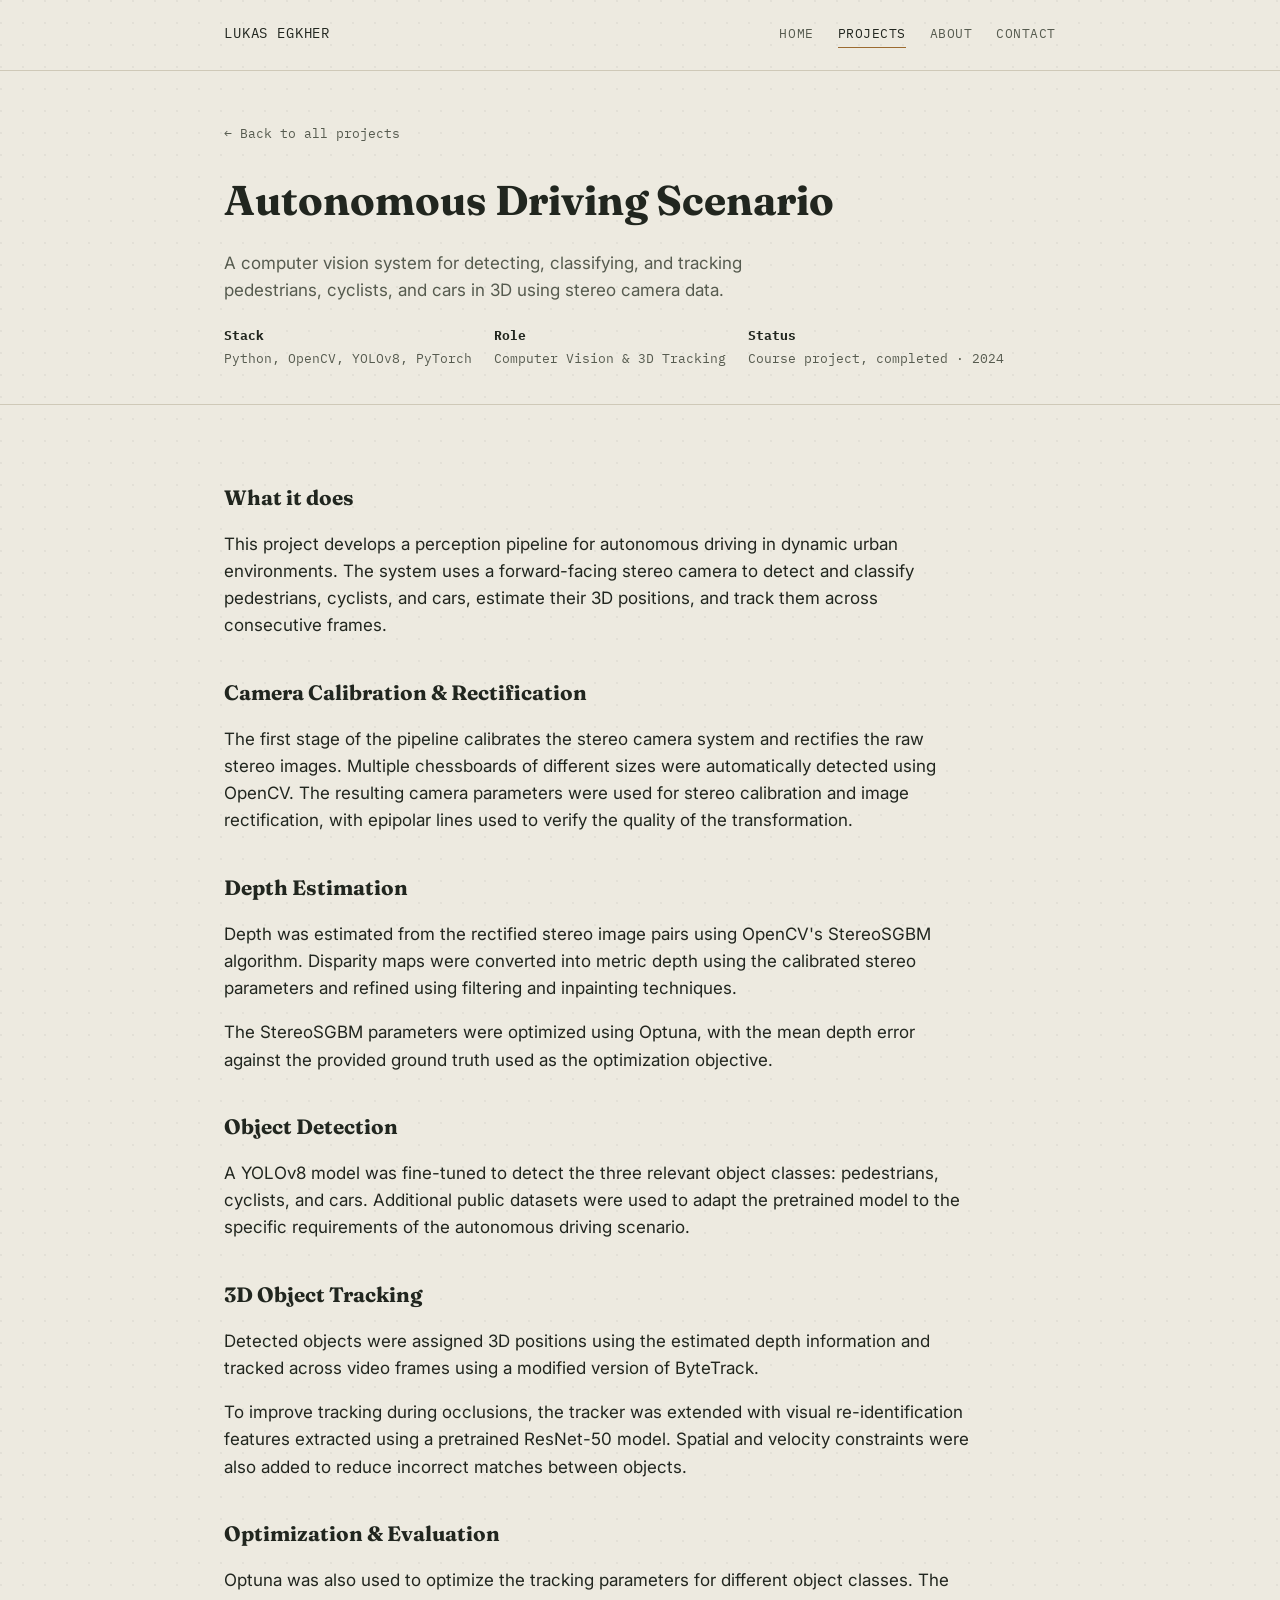
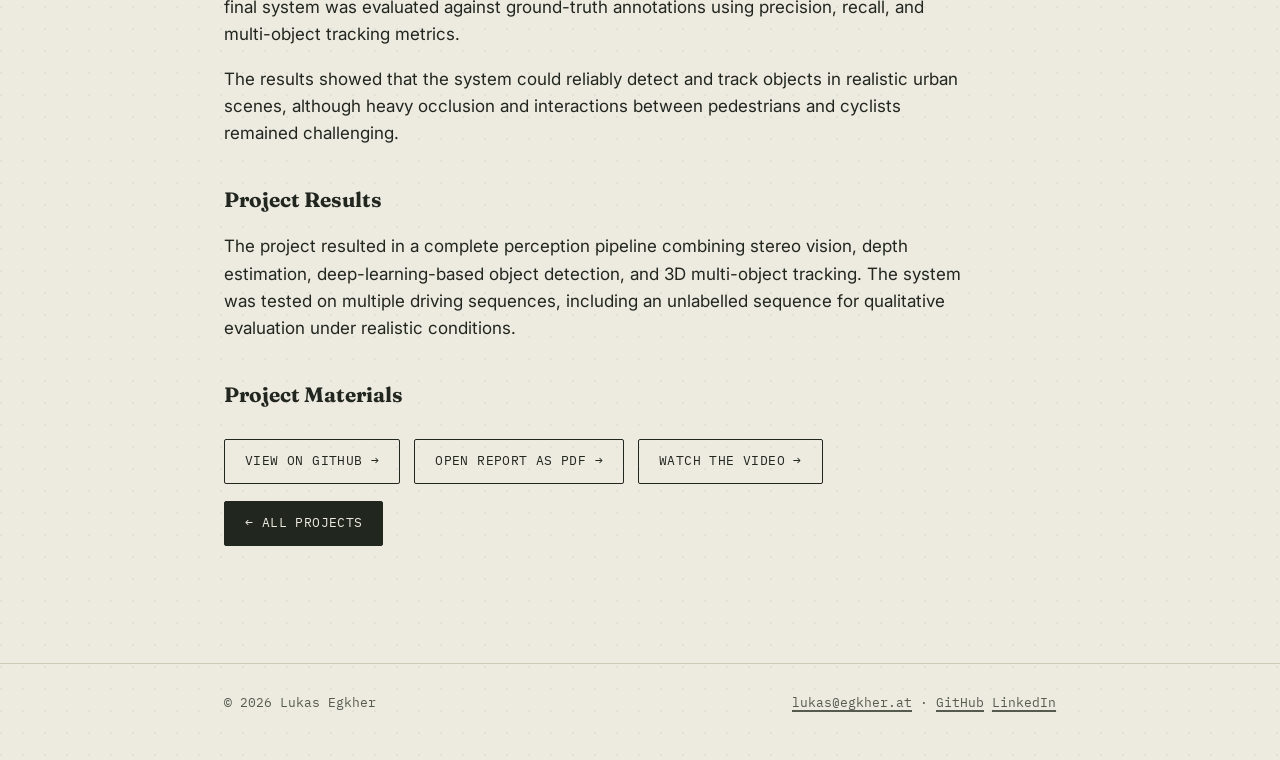
<file: projects/project-4.html>
<!DOCTYPE html>
<html lang="en">
<head>
<meta charset="UTF-8">
<meta name="viewport" content="width=device-width, initial-scale=1.0">
<title>Autonomous Driving Scenario — Lukas Egkher</title>
<link rel="preconnect" href="https://fonts.googleapis.com">
<link rel="preconnect" href="https://fonts.gstatic.com" crossorigin>
<link href="https://fonts.googleapis.com/css2?family=Fraunces:opsz,wght@9..144,500;9..144,600&family=Inter:wght@400;500&family=IBM+Plex+Mono:wght@400;500&display=swap" rel="stylesheet">
<link rel="stylesheet" href="../style.css">
</head>
<body>

<header class="site-header">
  <div class="wrap">
    <a class="site-logo" href="../index.html">Lukas Egkher</a>
    <nav class="site-nav" aria-label="Main">
      <a href="../index.html">Home</a>
      <a href="../projects.html" aria-current="page">Projects</a>
      <a href="../index.html#about">About</a>
      <a href="../index.html#contact">Contact</a>
    </nav>
  </div>
</header>

<main>
  <section class="project-hero">
    <div class="wrap">
      <a class="back-link" href="../projects.html">← Back to all projects</a>
      <h1>Autonomous Driving Scenario</h1>
      <p class="lede" style="max-width: 56ch; color: var(--ink-soft);">
        A computer vision system for detecting, classifying, and tracking
        pedestrians, cyclists, and cars in 3D using stereo camera data.
      </p>
      <div class="project-meta">
        <span><strong>Stack</strong>Python, OpenCV, YOLOv8, PyTorch</span>
        <span><strong>Role</strong>Computer Vision &amp; 3D Tracking</span>
        <span><strong>Status</strong>Course project, completed · 2024</span>
      </div>
    </div>
  </section>

  <div class="wrap">
    <div class="project-body">

      <h2>What it does</h2>
      <p>
        This project develops a perception pipeline for autonomous driving
        in dynamic urban environments. The system uses a forward-facing
        stereo camera to detect and classify pedestrians, cyclists, and
        cars, estimate their 3D positions, and track them across consecutive
        frames.
      </p>

      <h2>Camera Calibration &amp; Rectification</h2>
      <p>
        The first stage of the pipeline calibrates the stereo camera system
        and rectifies the raw stereo images. Multiple chessboards of
        different sizes were automatically detected using OpenCV. The
        resulting camera parameters were used for stereo calibration and
        image rectification, with epipolar lines used to verify the quality
        of the transformation.
      </p>

      <h2>Depth Estimation</h2>
      <p>
        Depth was estimated from the rectified stereo image pairs using
        OpenCV's StereoSGBM algorithm. Disparity maps were converted into
        metric depth using the calibrated stereo parameters and refined
        using filtering and inpainting techniques.
      </p>
      <p>
        The StereoSGBM parameters were optimized using Optuna, with the
        mean depth error against the provided ground truth used as the
        optimization objective.
      </p>

      <h2>Object Detection</h2>
      <p>
        A YOLOv8 model was fine-tuned to detect the three relevant object
        classes: pedestrians, cyclists, and cars. Additional public
        datasets were used to adapt the pretrained model to the specific
        requirements of the autonomous driving scenario.
      </p>

      <h2>3D Object Tracking</h2>
      <p>
        Detected objects were assigned 3D positions using the estimated
        depth information and tracked across video frames using a modified
        version of ByteTrack.
      </p>
      <p>
        To improve tracking during occlusions, the tracker was extended
        with visual re-identification features extracted using a pretrained
        ResNet-50 model. Spatial and velocity constraints were also added
        to reduce incorrect matches between objects.
      </p>

      <h2>Optimization &amp; Evaluation</h2>
      <p>
        Optuna was also used to optimize the tracking parameters for
        different object classes. The final system was evaluated against
        ground-truth annotations using precision, recall, and
        multi-object tracking metrics.
      </p>
      <p>
        The results showed that the system could reliably detect and track
        objects in realistic urban scenes, although heavy occlusion and
        interactions between pedestrians and cyclists remained challenging.
      </p>

      <h2>Project Results</h2>
      <p>
        The project resulted in a complete perception pipeline combining
        stereo vision, depth estimation, deep-learning-based object
        detection, and 3D multi-object tracking. The system was tested on
        multiple driving sequences, including an unlabelled sequence for
        qualitative evaluation under realistic conditions.
      </p>

      <h2>Project Materials</h2>
      <div class="project-links">
        <a class="btn"
           href="https://github.com/LukasEgkher22/AutonomousDrivingScenario"
           target="_blank" rel="noopener">
          View on GitHub →
        </a>
        <a class="btn"
           href="files/AutonomousDrivingScenario.pdf"
           target="_blank" rel="noopener">
          Open report as PDF →
        </a>
        <a class="btn"
           href="https://youtu.be/hnFBvb68b0o"
           target="_blank" rel="noopener">
          Watch the Video →
        </a>
      </div>

      <p>
        <a class="btn primary" href="../projects.html">← All projects</a>
      </p>

    </div>
  </div>
</main>

<footer class="site-footer">
  <div class="wrap" style="display:flex; justify-content:space-between; flex-wrap:wrap; gap:10px; width:100%;">
    <span>© 2026 Lukas Egkher</span>
    <span>
      <a href="mailto:lukas@egkher.at">lukas@egkher.at</a> ·
      <a href="https://github.com/LukasEgkher22" target="_blank" rel="noopener">GitHub</a>
      <a href="https://www.linkedin.com/in/lukas-egkher-991844260/" target="_blank" rel="noopener">LinkedIn</a>
    </span>
  </div>
</footer>

</body>
</html>
</file>
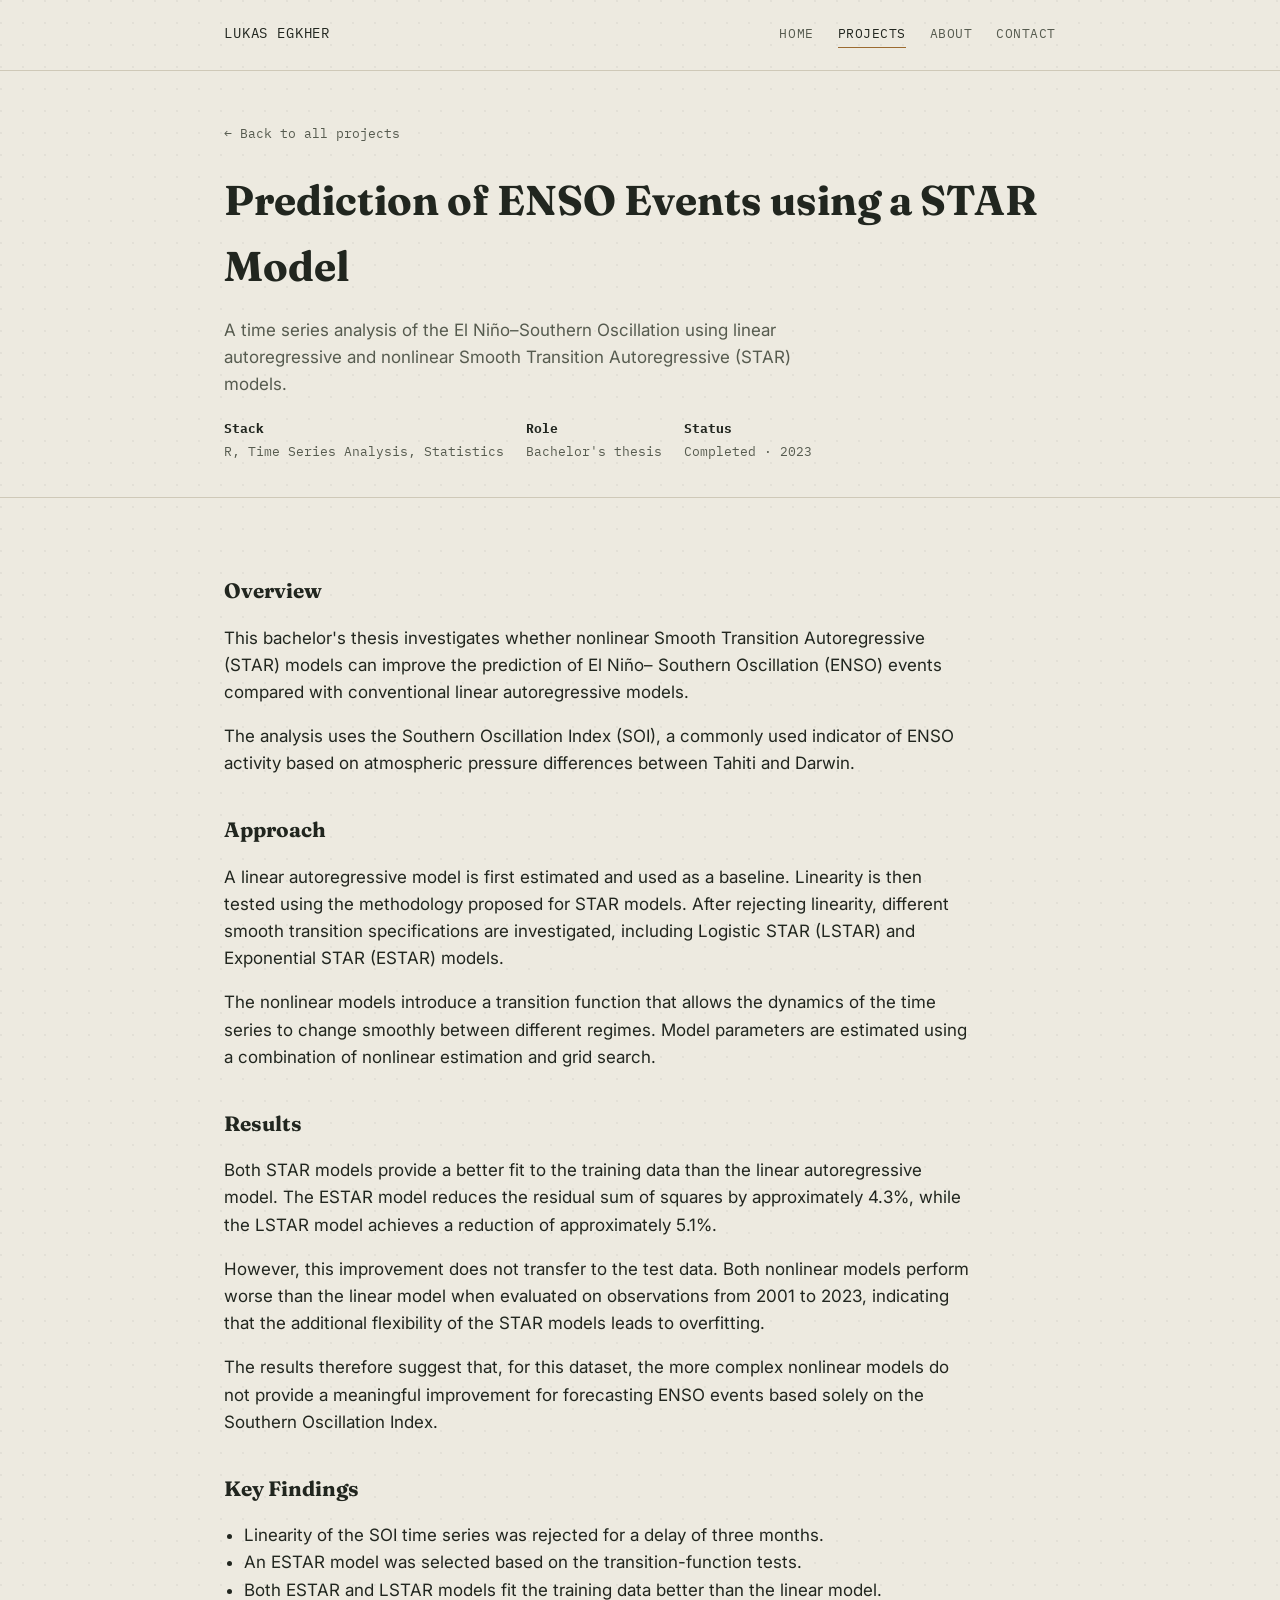
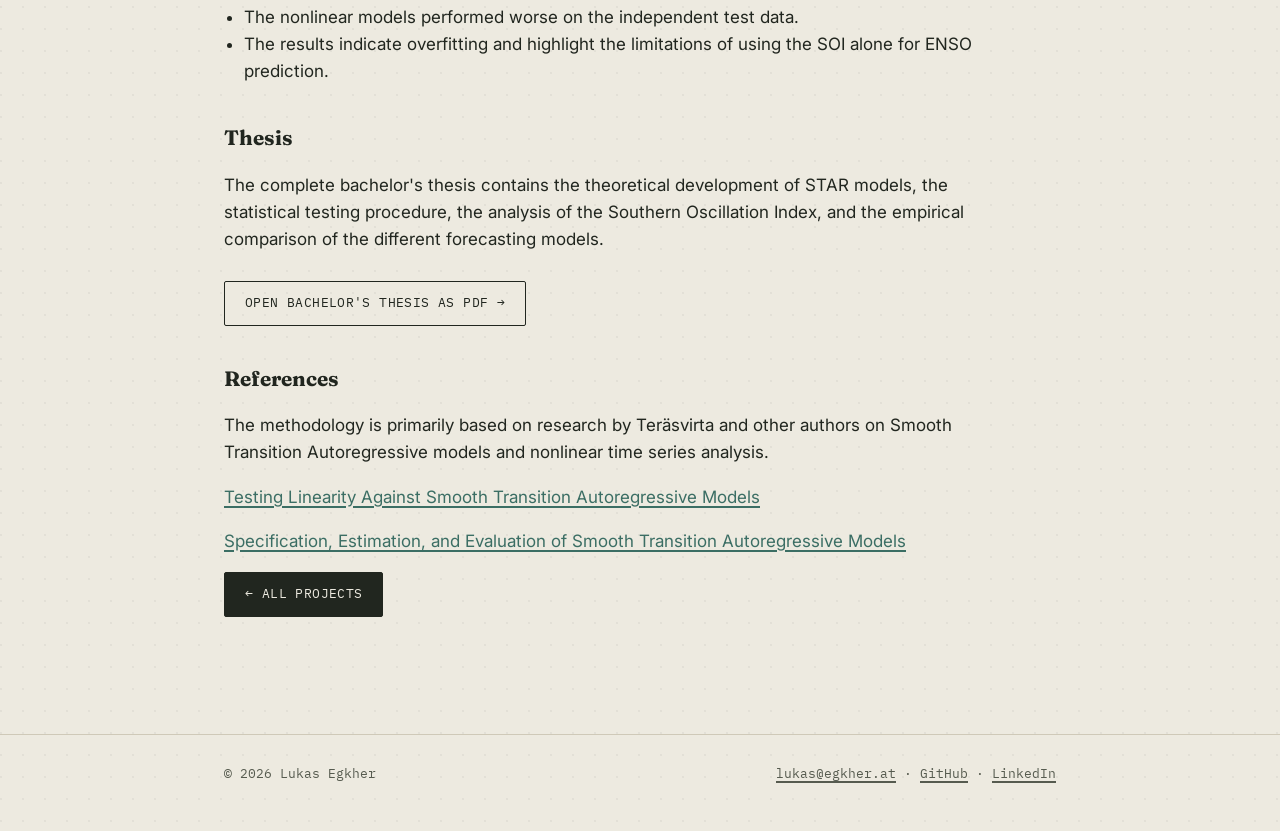
<file: projects/project-5.html>
<!DOCTYPE html>

<html lang="en">
<head>
<meta charset="UTF-8">
<meta name="viewport" content="width=device-width, initial-scale=1.0">
<title>Prediction of ENSO Events using a STAR Model — Lukas Egkher</title>
<link rel="preconnect" href="https://fonts.googleapis.com">
<link rel="preconnect" href="https://fonts.gstatic.com" crossorigin>
<link href="https://fonts.googleapis.com/css2?family=Fraunces:opsz,wght@9..144,500;9..144,600&family=Inter:wght@400;500&family=IBM+Plex+Mono:wght@400;500&display=swap" rel="stylesheet">
<link rel="stylesheet" href="../style.css">
</head>

<body>

<header class="site-header">
  <div class="wrap">
    <a class="site-logo" href="../index.html">Lukas Egkher</a>
    <nav class="site-nav" aria-label="Main">
      <a href="../index.html">Home</a>
      <a href="../projects.html" aria-current="page">Projects</a>
      <a href="../index.html#about">About</a>
      <a href="../index.html#contact">Contact</a>
    </nav>
  </div>
</header>

<main>
  <section class="project-hero">
    <div class="wrap">
      <a class="back-link" href="../projects.html">← Back to all projects</a>
      <h1>Prediction of ENSO Events using a STAR Model</h1>
      <p class="lede" style="max-width: 56ch; color: var(--ink-soft);">
        A time series analysis of the El Niño–Southern Oscillation using
        linear autoregressive and nonlinear Smooth Transition Autoregressive
        (STAR) models.
      </p>
      <div class="project-meta">
        <span><strong>Stack</strong>R, Time Series Analysis, Statistics</span>
        <span><strong>Role</strong>Bachelor's thesis</span>
        <span><strong>Status</strong>Completed · 2023</span>
      </div>
    </div>
  </section>

  <div class="wrap">
    <div class="project-body">
      <h2>Overview</h2>

      <p>
        This bachelor's thesis investigates whether nonlinear Smooth Transition
        Autoregressive (STAR) models can improve the prediction of El Niño–
        Southern Oscillation (ENSO) events compared with conventional linear
        autoregressive models.
      </p>

      <p>
        The analysis uses the Southern Oscillation Index (SOI), a commonly used
        indicator of ENSO activity based on atmospheric pressure differences
        between Tahiti and Darwin.
      </p>


      <h2>Approach</h2>

      <p>
        A linear autoregressive model is first estimated and used as a baseline.
        Linearity is then tested using the methodology proposed for STAR models.
        After rejecting linearity, different smooth transition specifications
        are investigated, including Logistic STAR (LSTAR) and Exponential STAR
        (ESTAR) models.
      </p>

      <p>
        The nonlinear models introduce a transition function that allows the
        dynamics of the time series to change smoothly between different
        regimes. Model parameters are estimated using a combination of
        nonlinear estimation and grid search.
      </p>


      <h2>Results</h2>

      <p>
        Both STAR models provide a better fit to the training data than the
        linear autoregressive model. The ESTAR model reduces the residual sum
        of squares by approximately 4.3%, while the LSTAR model achieves a
        reduction of approximately 5.1%.
      </p>

      <p>
        However, this improvement does not transfer to the test data. Both
        nonlinear models perform worse than the linear model when evaluated on
        observations from 2001 to 2023, indicating that the additional
        flexibility of the STAR models leads to overfitting.
      </p>

      <p>
        The results therefore suggest that, for this dataset, the more complex
        nonlinear models do not provide a meaningful improvement for
        forecasting ENSO events based solely on the Southern Oscillation Index.
      </p>


      <h2>Key Findings</h2>

      <ul>
        <li>Linearity of the SOI time series was rejected for a delay of three months.</li>
        <li>An ESTAR model was selected based on the transition-function tests.</li>
        <li>Both ESTAR and LSTAR models fit the training data better than the linear model.</li>
        <li>The nonlinear models performed worse on the independent test data.</li>
        <li>The results indicate overfitting and highlight the limitations of using the SOI alone for ENSO prediction.</li>
      </ul>


      <h2>Thesis</h2>

      <p>
        The complete bachelor's thesis contains the theoretical development
        of STAR models, the statistical testing procedure, the analysis of the
        Southern Oscillation Index, and the empirical comparison of the
        different forecasting models.
      </p>

      <div class="project-links">
        <a class="btn" href="files/Bachelor_Thesis.pdf" target="_blank" rel="noopener">
          Open bachelor's thesis as PDF →
        </a>
      </div>


      <h2>References</h2>

      <p>
        The methodology is primarily based on research by
        Teräsvirta and other authors on Smooth Transition Autoregressive
        models and nonlinear time series analysis.
      </p>

      <p>
        <a href="https://doi.org/10.2307/2336599"
          target="_blank" rel="noopener">
          Testing Linearity Against Smooth Transition Autoregressive Models
        </a>
      </p>

      <p>
        <a href="https://doi.org/10.2307/2291217"
          target="_blank" rel="noopener">
          Specification, Estimation, and Evaluation of Smooth Transition Autoregressive Models
        </a>
      </p>

      <p>
        <a class="btn primary" href="../projects.html">← All projects</a>
      </p>
    </div>
  </div>
</main>

<footer class="site-footer">
  <div class="wrap" style="display:flex; justify-content:space-between; flex-wrap:wrap; gap:10px; width:100%;">
    <span>© 2026 Lukas Egkher</span>
    <span>
      <a href="mailto:lukas@egkher.at">lukas@egkher.at</a> ·
      <a href="https://github.com/LukasEgkher22" target="_blank" rel="noopener">GitHub</a> ·
      <a href="https://www.linkedin.com/in/lukas-egkher-991844260/" target="_blank" rel="noopener">LinkedIn</a>
    </span>
  </div>
</footer>

</body>
</html>
</file>
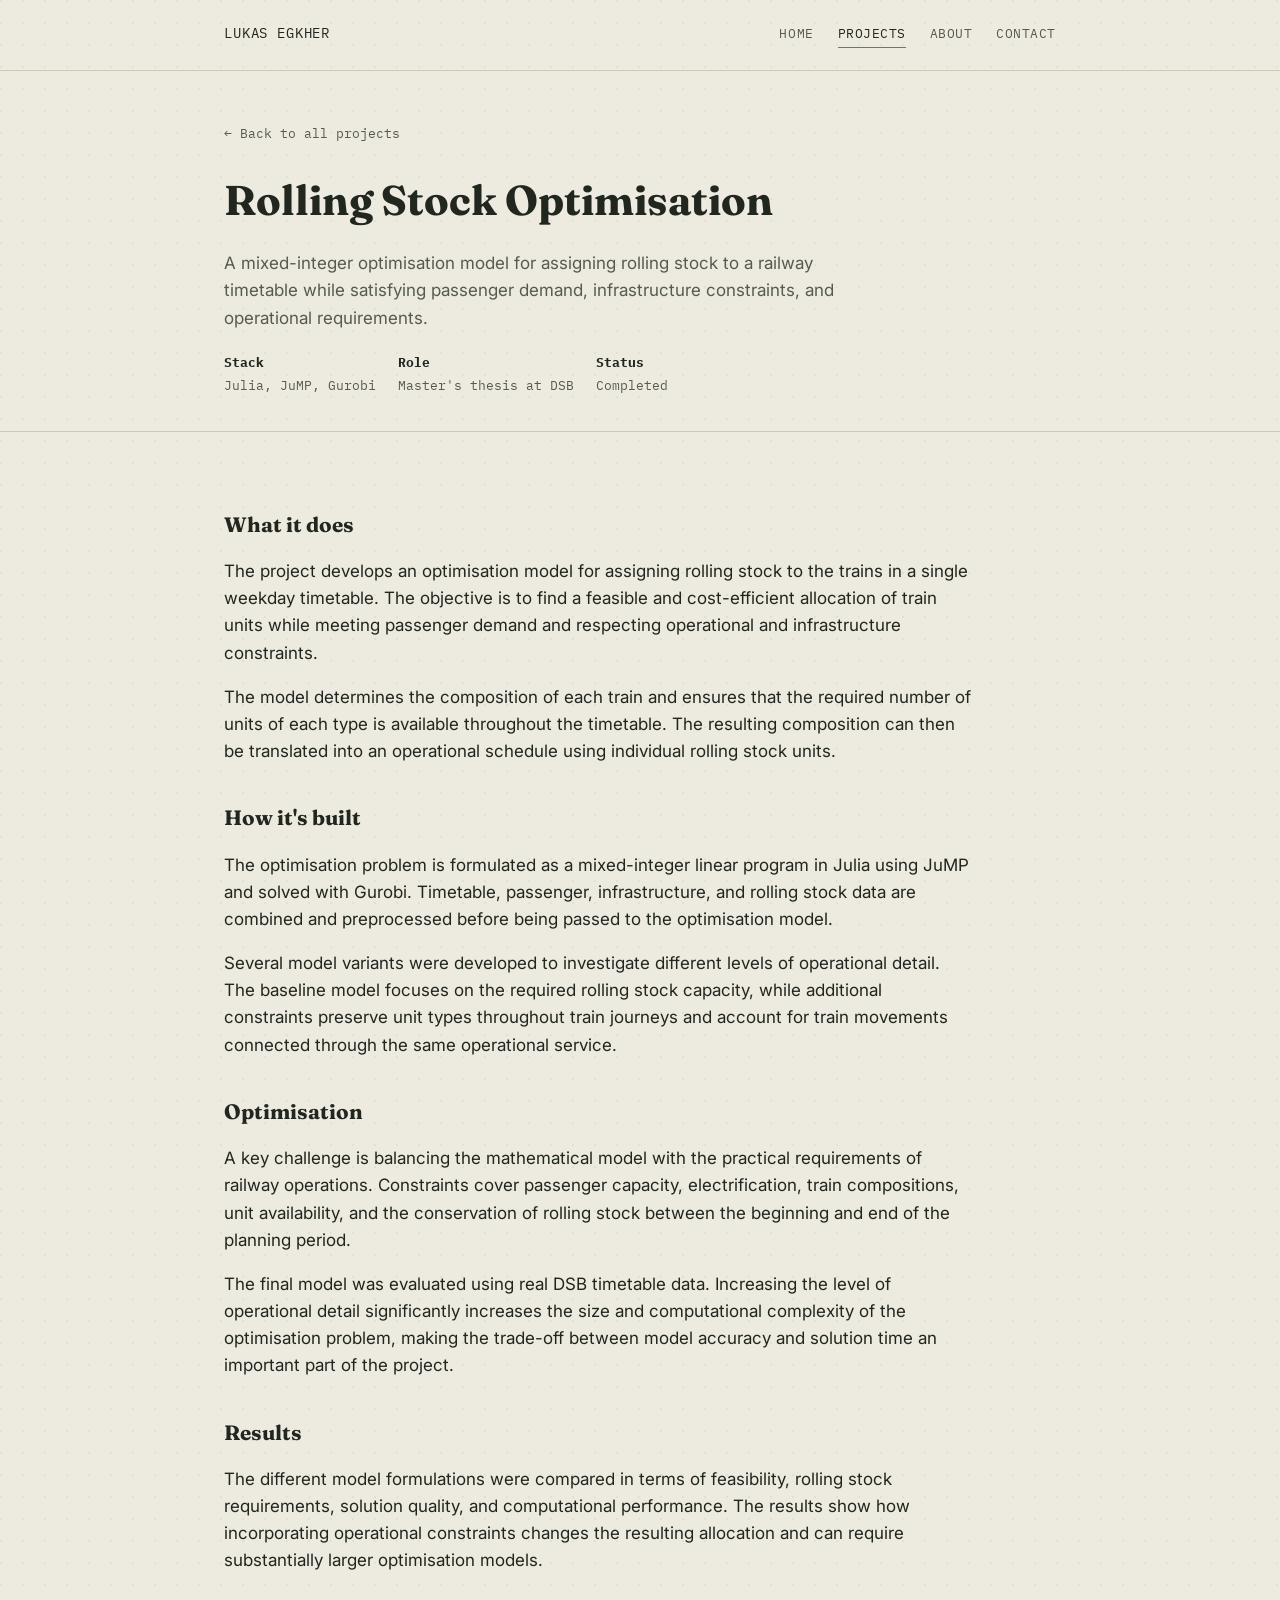
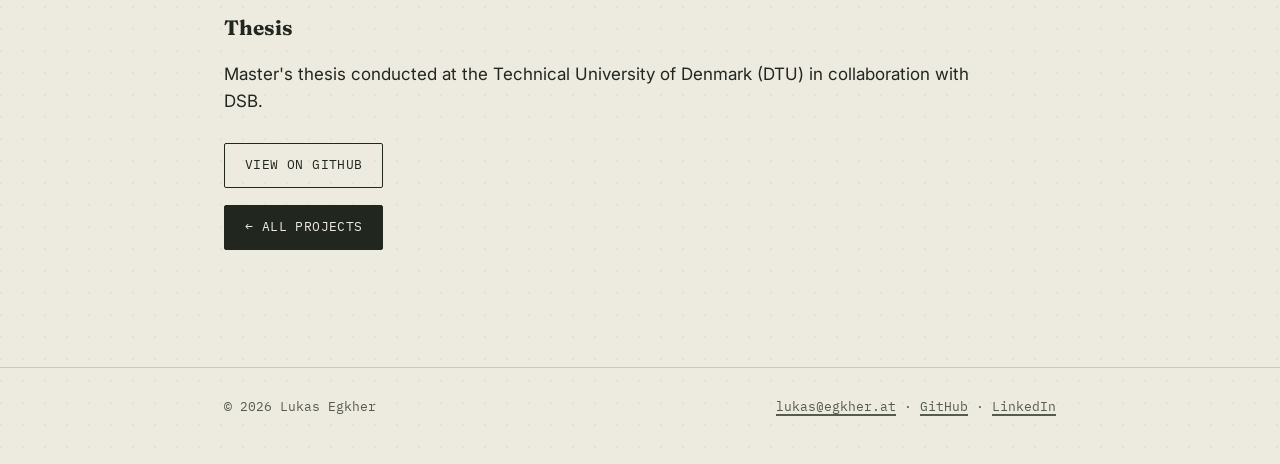
<file: projects/project-6.html>
<!DOCTYPE html>

<html lang="en">
<head>
<meta charset="UTF-8">
<meta name="viewport" content="width=device-width, initial-scale=1.0">
<title>Rolling Stock Optimisation — Lukas Egkher</title>
<link rel="preconnect" href="https://fonts.googleapis.com">
<link rel="preconnect" href="https://fonts.gstatic.com" crossorigin>
<link href="https://fonts.googleapis.com/css2?family=Fraunces:opsz,wght@9..144,500;9..144,600&family=Inter:wght@400;500&family=IBM+Plex+Mono:wght@400;500&display=swap" rel="stylesheet">
<link rel="stylesheet" href="../style.css">
</head>
<body>

<header class="site-header">
  <div class="wrap">
    <a class="site-logo" href="../index.html">Lukas Egkher</a>
    <nav class="site-nav" aria-label="Main">
      <a href="../index.html">Home</a>
      <a href="../projects.html" aria-current="page">Projects</a>
      <a href="../index.html#about">About</a>
      <a href="../index.html#contact">Contact</a>
    </nav>
  </div>
</header>

<main>
  <section class="project-hero">
    <div class="wrap">
      <a class="back-link" href="../projects.html">← Back to all projects</a>
      <h1>Rolling Stock Optimisation</h1>
      <p class="lede" style="max-width: 56ch; color: var(--ink-soft);">
        A mixed-integer optimisation model for assigning rolling stock
        to a railway timetable while satisfying passenger demand,
        infrastructure constraints, and operational requirements.
      </p>
      <div class="project-meta">
        <span><strong>Stack</strong>Julia, JuMP, Gurobi</span>
        <span><strong>Role</strong>Master's thesis at DSB</span>
        <span><strong>Status</strong>Completed</span>
      </div>
    </div>
  </section>

  <div class="wrap">
    <div class="project-body">
      <h2>What it does</h2>
      <p>
        The project develops an optimisation model for assigning rolling
        stock to the trains in a single weekday timetable. The objective
        is to find a feasible and cost-efficient allocation of train units
        while meeting passenger demand and respecting operational and
        infrastructure constraints.
      </p>
      <p>
        The model determines the composition of each train and ensures that
        the required number of units of each type is available throughout
        the timetable. The resulting composition can then be translated
        into an operational schedule using individual rolling stock units.
      </p>

      <h2>How it's built</h2>
      <p>
        The optimisation problem is formulated as a mixed-integer linear
        program in Julia using JuMP and solved with Gurobi. Timetable,
        passenger, infrastructure, and rolling stock data are combined
        and preprocessed before being passed to the optimisation model.
      </p>
      <p>
        Several model variants were developed to investigate different
        levels of operational detail. The baseline model focuses on the
        required rolling stock capacity, while additional constraints
        preserve unit types throughout train journeys and account for
        train movements connected through the same operational service.
      </p>

      <h2>Optimisation</h2>
      <p>
        A key challenge is balancing the mathematical model with the
        practical requirements of railway operations. Constraints cover
        passenger capacity, electrification, train compositions, unit
        availability, and the conservation of rolling stock between the
        beginning and end of the planning period.
      </p>
      <p>
        The final model was evaluated using real DSB timetable data.
        Increasing the level of operational detail significantly increases
        the size and computational complexity of the optimisation problem,
        making the trade-off between model accuracy and solution time an
        important part of the project.
      </p>

      <h2>Results</h2>
      <p>
        The different model formulations were compared in terms of
        feasibility, rolling stock requirements, solution quality, and
        computational performance. The results show how incorporating
        operational constraints changes the resulting allocation and can
        require substantially larger optimisation models.
      </p>

      <h2>Thesis</h2>
      <p>
        Master's thesis conducted at the Technical University of Denmark
        (DTU) in collaboration with DSB.
      </p>

      <div class="project-links">
        <a class="btn"
          href="https://github.com/LukasEgkher22/RollingStock"
          target="_blank" rel="noopener">
          View on GitHub
        </a>
      </div>

      <p>
        <a class="btn primary" href="../projects.html">← All projects</a>
      </p>

    </div>

  </div>
</main>

<footer class="site-footer">
  <div class="wrap" style="display:flex; justify-content:space-between; flex-wrap:wrap; gap:10px; width:100%;">
    <span>© 2026 Lukas Egkher</span>
    <span>
      <a href="mailto:lukas@egkher.at">lukas@egkher.at</a> ·
      <a href="https://github.com/LukasEgkher22" target="_blank" rel="noopener">GitHub</a> ·
      <a href="https://www.linkedin.com/in/lukas-egkher-991844260/" target="_blank" rel="noopener">LinkedIn</a>
    </span>
  </div>
</footer>

</body>
</html>
</file>
<file: style.css>
/* ============================================
   Portfolio — shared styles
   Palette:  paper #EDEAE0 · ink #21261F
             brass #9C6B30 (accent) · pine #3B6E64 (links/interactive)
   Type:     Fraunces (display) · Inter (body) · IBM Plex Mono (labels/data)
   ============================================ */

:root {
  --paper: #EDEAE0;
  --paper-raised: #F5F3EB;
  --ink: #21261F;
  --ink-soft: #565B4F;
  --rule: #CFC9B8;
  --brass: #9C6B30;
  --pine: #3B6E64;
  --pine-soft: #DCE6E1;

  --font-display: "Fraunces", Georgia, serif;
  --font-body: "Inter", -apple-system, BlinkMacSystemFont, sans-serif;
  --font-mono: "IBM Plex Mono", ui-monospace, Menlo, monospace;

  --max-width: 880px;
}

* { box-sizing: border-box; }

html {
  scroll-behavior: smooth;
}

body {
  margin: 0;
  width: 100%;
  max-width: 100%;
  overflow-x: hidden;
  background: var(--paper);
  color: var(--ink);
  font-family: var(--font-body);
  font-size: 17px;
  line-height: 1.6;
  -webkit-font-smoothing: antialiased;
}

/* Subtle paper texture via layered gradients — no image asset needed */
body {
  background-image:
    radial-gradient(circle at 1px 1px, rgba(33,38,31,0.05) 1px, transparent 0);
  background-size: 22px 22px;
}

a {
  color: var(--pine);
  text-decoration-thickness: 1.5px;
  text-underline-offset: 3px;
}
a:hover { color: var(--brass); }

a:focus-visible,
button:focus-visible {
  outline: 2px solid var(--brass);
  outline-offset: 3px;
}

.wrap {
  max-width: var(--max-width);
  margin: 0 auto;
  padding: 0 24px;
}

/* ---------- Header / nav ---------- */

.site-header {
  border-bottom: 1px solid var(--rule);
  padding: 22px 0;
}

.site-header .wrap {
  display: flex;
  align-items: baseline;
  justify-content: space-between;
  gap: 16px;
  flex-wrap: wrap;
}

.site-logo {
  font-family: var(--font-mono);
  font-size: 14px;
  letter-spacing: 0.06em;
  text-transform: uppercase;
  color: var(--ink);
  text-decoration: none;
  border-bottom: none;
}
.site-logo:hover { color: var(--brass); }

nav.site-nav {
  display: flex;
  gap: 24px;
  font-family: var(--font-mono);
  font-size: 13px;
  letter-spacing: 0.04em;
  text-transform: uppercase;
}

nav.site-nav a {
  color: var(--ink-soft);
  text-decoration: none;
  padding-bottom: 2px;
  border-bottom: 1px solid transparent;
}
nav.site-nav a:hover,
nav.site-nav a[aria-current="page"] {
  color: var(--ink);
  border-bottom-color: var(--brass);
}

/* ---------- Hero ---------- */

.hero {
  padding: 72px 0 56px;
  border-bottom: 1px solid var(--rule);
}

.hero .wrap {
  display: grid;
  grid-template-columns: minmax(0, 1fr) 180px;
  align-items: end;
  gap: 48px;
}

.hero-mark {
  min-height: 250px;
  position: relative;
  border-left: 1px solid var(--rule);
  display: flex;
  align-items: center;
  justify-content: center;
}

.hero-mark__line {
  position: absolute;
  left: 0;
  top: 48px;
  width: 80px;
  height: 1px;
  background: var(--brass);
  transform: rotate(-35deg);
  transform-origin: left center;
}

.hero-mark__node {
  width: 112px;
  height: 112px;
  border: 1px solid var(--pine);
  border-radius: 50%;
  display: grid;
  place-items: center;
  font-family: var(--font-display);
  font-size: 1.8rem;
  color: var(--pine);
  box-shadow: 16px 16px 0 var(--pine-soft);
}

.hero-mark__caption {
  position: absolute;
  bottom: 0;
  right: 0;
  font-family: var(--font-mono);
  font-size: 10.5px;
  text-transform: uppercase;
  letter-spacing: 0.08em;
  color: var(--ink-soft);
  writing-mode: vertical-rl;
  transform: rotate(180deg);
}

.hero .eyebrow {
  font-family: var(--font-mono);
  font-size: 13px;
  color: var(--brass);
  letter-spacing: 0.08em;
  text-transform: uppercase;
  margin: 0 0 14px;
}

.hero h1 {
  font-family: var(--font-display);
  font-optical-sizing: auto;
  font-weight: 600;
  font-size: clamp(2.2rem, 5vw, 3.4rem);
  line-height: 1.08;
  margin: 0 0 18px;
  max-width: 14ch;
}

.hero p.lede {
  max-width: 56ch;
  color: var(--ink-soft);
  font-size: 1.08rem;
  margin: 0 0 28px;
}

.hero .actions {
  display: flex;
  gap: 14px;
  flex-wrap: wrap;
}

.btn {
  display: inline-block;
  font-family: var(--font-mono);
  font-size: 13px;
  letter-spacing: 0.03em;
  text-transform: uppercase;
  text-decoration: none;
  padding: 11px 20px;
  border: 1px solid var(--ink);
  color: var(--ink);
  border-radius: 2px;
  transition: background 0.15s ease, color 0.15s ease, border-color 0.15s ease;
}
.btn:hover { background: var(--ink); color: var(--paper); }

.btn.primary {
  background: var(--ink);
  color: var(--paper);
  border-color: var(--ink);
}
.btn.primary:hover {
  background: var(--brass);
  border-color: var(--brass);
  color: var(--paper);
}

/* ---------- Section heading ---------- */

.featured-work {
  margin-bottom: 20px;
}

.featured-work .section-head {
  margin-bottom: 20px;
}

.section-index {
  font-family: var(--font-mono);
  font-size: 11px;
  color: var(--ink-soft);
  letter-spacing: 0.08em;
}

.project-gallery {
  display: grid;
  grid-template-columns: repeat(2, minmax(0, 1fr));
  gap: 20px;
  width: 100%;
  max-width: 100%;
}

.gallery-card--wide {
  grid-column: 1 / -1;
}

.gallery-card > a {
  display: block;
  width: 100%;
  min-width: 0;
  color: var(--ink);
  text-decoration: none;
  border: 1px solid var(--rule);
  background: var(--paper-raised);
  overflow: hidden;
  transition: border-color 0.2s ease, transform 0.2s ease;
}

.gallery-card > a:hover {
  border-color: var(--brass);
  transform: translateY(-3px);
}

.gallery-card figure {
  aspect-ratio: 16 / 10;
  width: 100%;
  height: auto;
  margin: 0;
  overflow: hidden;
  background: #d8d5c9;
  border-bottom: 1px solid var(--rule);
}

.gallery-card--wide figure {
  aspect-ratio: 16 / 8.5;
}

.gallery-card figure img {
  width: 100%;
  height: 100%;
  display: block;
  object-fit: contain;
  object-position: center;
  transition: transform 0.5s cubic-bezier(.2,.7,.2,1);
}

.gallery-card--wide figure img {
  object-fit: cover;
  object-position: center 20%;
}

.gallery-card > a:hover figure img {
  transform: scale(1.015);
}

.gallery-card__copy {
  min-height: 112px;
  padding: 18px 20px;
  display: flex;
  align-items: flex-start;
  justify-content: space-between;
  gap: 16px;
}

.gallery-card__type {
  margin: 0 0 6px;
  font-family: var(--font-mono);
  font-size: 11px;
  color: var(--pine);
  text-transform: uppercase;
  letter-spacing: 0.05em;
}

.gallery-card h3 {
  margin: 0;
  max-width: 22ch;
  font-family: var(--font-display);
  font-size: 1.25rem;
  line-height: 1.25;
}

.gallery-card__arrow {
  flex: 0 0 auto;
  width: 32px;
  height: 32px;
  border: 1px solid var(--rule);
  border-radius: 50%;
  display: grid;
  place-items: center;
  font-family: var(--font-mono);
  transition: background 0.2s ease, color 0.2s ease;
}

.gallery-card > a:hover .gallery-card__arrow {
  background: var(--ink);
  color: var(--paper);
}

.project-cta {
  margin: 20px 0 56px;
  padding: 28px 30px;
  border-top: 1px solid var(--rule);
  border-bottom: 1px solid var(--rule);
  display: flex;
  align-items: center;
  justify-content: space-between;
  gap: 24px;
}

.project-cta h2 {
  margin: 0;
  font-family: var(--font-display);
  font-size: clamp(1.35rem, 3vw, 1.75rem);
  line-height: 1.2;
}

.project-cta .btn {
  flex: 0 0 auto;
}

.reveal {
  opacity: 0;
  transform: translateY(18px);
  transition: opacity 0.65s ease, transform 0.65s ease;
}

.reveal.is-visible {
  opacity: 1;
  transform: translateY(0);
}

.section-head {
  display: flex;
  align-items: baseline;
  justify-content: space-between;
  margin: 64px 0 24px;
}

.section-head h2 {
  font-family: var(--font-display);
  font-size: 1.6rem;
  font-weight: 600;
  margin: 0;
}

.section-head .see-all {
  font-family: var(--font-mono);
  font-size: 13px;
  text-transform: uppercase;
  letter-spacing: 0.04em;
}

/* ---------- Project index (numbered — this is a real ordered catalog) ---------- */

.project-index {
  list-style: none;
  margin: 0 0 56px;
  padding: 0;
  border-top: 1px solid var(--rule);
}

.project-index li {
  border-bottom: 1px solid var(--rule);
}

.project-index a {
  display: grid;
  grid-template-columns: 44px 1fr auto;
  align-items: baseline;
  gap: 18px;
  padding: 22px 4px;
  text-decoration: none;
  color: var(--ink);
}

.project-index a:hover { background: var(--paper-raised); }
.project-index a:hover .proj-title { color: var(--brass); }

.proj-num {
  font-family: var(--font-mono);
  font-size: 13px;
  color: var(--ink-soft);
}

.proj-body .proj-title {
  font-family: var(--font-display);
  font-size: 1.2rem;
  font-weight: 600;
  display: block;
  margin-bottom: 4px;
}

.proj-body .proj-desc {
  color: var(--ink-soft);
  font-size: 0.95rem;
  margin: 0;
}

.proj-tags {
  font-family: var(--font-mono);
  font-size: 12px;
  color: var(--pine);
  white-space: nowrap;
  align-self: start;
  padding-top: 4px;
}

/* ---------- About / skills strip ---------- */

.about-grid {
  display: grid;
  grid-template-columns: 1fr 1fr;
  gap: 40px;
  margin: 48px 0 64px;
}

.about-grid h2 {
  font-family: var(--font-display);
  font-size: 1.6rem;
  margin: 0 0 14px;
}

.skills-list {
  list-style: none;
  margin: 0;
  padding: 0;
  display: flex;
  flex-wrap: wrap;
  gap: 8px;
}

.skills-list li {
  font-family: var(--font-mono);
  font-size: 12.5px;
  background: var(--pine-soft);
  color: var(--pine);
  padding: 5px 10px;
  border-radius: 2px;
}

/* ---------- Footer ---------- */

.site-footer {
  border-top: 1px solid var(--rule);
  padding: 28px 0 48px;
  margin-top: 40px;
  font-family: var(--font-mono);
  font-size: 12.5px;
  color: var(--ink-soft);
  display: flex;
  justify-content: space-between;
  flex-wrap: wrap;
  gap: 10px;
}

.site-footer a { color: var(--ink-soft); }
.site-footer a:hover { color: var(--brass); }

/* ---------- Project detail page ---------- */

.project-hero {
  padding: 48px 0 36px;
  border-bottom: 1px solid var(--rule);
}

.back-link {
  font-family: var(--font-mono);
  font-size: 13px;
  text-decoration: none;
  color: var(--ink-soft);
  display: inline-block;
  margin-bottom: 22px;
}
.back-link:hover { color: var(--brass); }

.project-hero h1 {
  font-family: var(--font-display);
  font-size: clamp(1.9rem, 4vw, 2.6rem);
  margin: 0 0 12px;
}

.project-meta {
  display: flex;
  gap: 22px;
  flex-wrap: wrap;
  margin: 20px 0 0;
  font-family: var(--font-mono);
  font-size: 12.5px;
  color: var(--ink-soft);
}

.project-meta strong {
  display: block;
  color: var(--ink);
  font-size: 12.5px;
  margin-bottom: 3px;
}

.project-body {
  padding: 40px 0 60px;
  max-width: 68ch;
}

.project-body h2 {
  font-family: var(--font-display);
  font-size: 1.3rem;
  margin: 36px 0 12px;
}

.project-body p { color: var(--ink); }
.project-body ul { color: var(--ink); padding-left: 20px; }

.project-links {
  display: flex;
  gap: 14px;
  margin-top: 28px;
  flex-wrap: wrap;
}

/* ---------- Responsive ---------- */

@media (max-width: 640px) {
  .hero .wrap { grid-template-columns: 1fr; }
  .hero-mark { display: none; }
  .project-gallery { grid-template-columns: 1fr; }
  .gallery-card--wide { grid-column: auto; }
  .gallery-card--wide figure,
  .gallery-card figure { aspect-ratio: 16 / 10; }
  .project-cta {
    align-items: flex-start;
    flex-direction: column;
    padding: 24px 0;
  }
  .about-grid { grid-template-columns: 1fr; }
  .project-index a {
    grid-template-columns: 32px 1fr;
  }
  .proj-tags { grid-column: 2; padding-top: 0; }
}

@media (prefers-reduced-motion: reduce) {
  html { scroll-behavior: auto; }
  * { transition: none !important; }
}
</file>
<file: files/style.css>
/* ============================================
   Portfolio — shared styles
   Palette:  paper #EDEAE0 · ink #21261F
             brass #9C6B30 (accent) · pine #3B6E64 (links/interactive)
   Type:     Fraunces (display) · Inter (body) · IBM Plex Mono (labels/data)
   ============================================ */

:root {
  --paper: #EDEAE0;
  --paper-raised: #F5F3EB;
  --ink: #21261F;
  --ink-soft: #565B4F;
  --rule: #CFC9B8;
  --brass: #9C6B30;
  --pine: #3B6E64;
  --pine-soft: #DCE6E1;

  --font-display: "Fraunces", Georgia, serif;
  --font-body: "Inter", -apple-system, BlinkMacSystemFont, sans-serif;
  --font-mono: "IBM Plex Mono", ui-monospace, Menlo, monospace;

  --max-width: 880px;
}

* { box-sizing: border-box; }

html {
  scroll-behavior: smooth;
}

body {
  margin: 0;
  background: var(--paper);
  color: var(--ink);
  font-family: var(--font-body);
  font-size: 17px;
  line-height: 1.6;
  -webkit-font-smoothing: antialiased;
}

/* Subtle paper texture via layered gradients — no image asset needed */
body {
  background-image:
    radial-gradient(circle at 1px 1px, rgba(33,38,31,0.05) 1px, transparent 0);
  background-size: 22px 22px;
}

a {
  color: var(--pine);
  text-decoration-thickness: 1.5px;
  text-underline-offset: 3px;
}
a:hover { color: var(--brass); }

a:focus-visible,
button:focus-visible {
  outline: 2px solid var(--brass);
  outline-offset: 3px;
}

.wrap {
  max-width: var(--max-width);
  margin: 0 auto;
  padding: 0 24px;
}

/* ---------- Header / nav ---------- */

.site-header {
  border-bottom: 1px solid var(--rule);
  padding: 22px 0;
}

.site-header .wrap {
  display: flex;
  align-items: baseline;
  justify-content: space-between;
  gap: 16px;
  flex-wrap: wrap;
}

.site-logo {
  font-family: var(--font-mono);
  font-size: 14px;
  letter-spacing: 0.06em;
  text-transform: uppercase;
  color: var(--ink);
  text-decoration: none;
  border-bottom: none;
}
.site-logo:hover { color: var(--brass); }

nav.site-nav {
  display: flex;
  gap: 24px;
  font-family: var(--font-mono);
  font-size: 13px;
  letter-spacing: 0.04em;
  text-transform: uppercase;
}

nav.site-nav a {
  color: var(--ink-soft);
  text-decoration: none;
  padding-bottom: 2px;
  border-bottom: 1px solid transparent;
}
nav.site-nav a:hover,
nav.site-nav a[aria-current="page"] {
  color: var(--ink);
  border-bottom-color: var(--brass);
}

/* ---------- Hero ---------- */

.hero {
  padding: 72px 0 56px;
  border-bottom: 1px solid var(--rule);
}

.hero .eyebrow {
  font-family: var(--font-mono);
  font-size: 13px;
  color: var(--brass);
  letter-spacing: 0.08em;
  text-transform: uppercase;
  margin: 0 0 14px;
}

.hero h1 {
  font-family: var(--font-display);
  font-optical-sizing: auto;
  font-weight: 600;
  font-size: clamp(2.2rem, 5vw, 3.4rem);
  line-height: 1.08;
  margin: 0 0 18px;
  max-width: 14ch;
}

.hero p.lede {
  max-width: 56ch;
  color: var(--ink-soft);
  font-size: 1.08rem;
  margin: 0 0 28px;
}

.hero .actions {
  display: flex;
  gap: 14px;
  flex-wrap: wrap;
}

.btn {
  display: inline-block;
  font-family: var(--font-mono);
  font-size: 13px;
  letter-spacing: 0.03em;
  text-transform: uppercase;
  text-decoration: none;
  padding: 11px 20px;
  border: 1px solid var(--ink);
  color: var(--ink);
  border-radius: 2px;
  transition: background 0.15s ease, color 0.15s ease, border-color 0.15s ease;
}
.btn:hover { background: var(--ink); color: var(--paper); }

.btn.primary {
  background: var(--ink);
  color: var(--paper);
  border-color: var(--ink);
}
.btn.primary:hover {
  background: var(--brass);
  border-color: var(--brass);
  color: var(--paper);
}

/* ---------- Section heading ---------- */

.section-head {
  display: flex;
  align-items: baseline;
  justify-content: space-between;
  margin: 64px 0 24px;
}

.section-head h2 {
  font-family: var(--font-display);
  font-size: 1.6rem;
  font-weight: 600;
  margin: 0;
}

.section-head .see-all {
  font-family: var(--font-mono);
  font-size: 13px;
  text-transform: uppercase;
  letter-spacing: 0.04em;
}

/* ---------- Project index (numbered — this is a real ordered catalog) ---------- */

.project-index {
  list-style: none;
  margin: 0 0 56px;
  padding: 0;
  border-top: 1px solid var(--rule);
}

.project-index li {
  border-bottom: 1px solid var(--rule);
}

.project-index a {
  display: grid;
  grid-template-columns: 44px 1fr auto;
  align-items: baseline;
  gap: 18px;
  padding: 22px 4px;
  text-decoration: none;
  color: var(--ink);
}

.project-index a:hover { background: var(--paper-raised); }
.project-index a:hover .proj-title { color: var(--brass); }

.proj-num {
  font-family: var(--font-mono);
  font-size: 13px;
  color: var(--ink-soft);
}

.proj-body .proj-title {
  font-family: var(--font-display);
  font-size: 1.2rem;
  font-weight: 600;
  display: block;
  margin-bottom: 4px;
}

.proj-body .proj-desc {
  color: var(--ink-soft);
  font-size: 0.95rem;
  margin: 0;
}

.proj-tags {
  font-family: var(--font-mono);
  font-size: 12px;
  color: var(--pine);
  white-space: nowrap;
  align-self: start;
  padding-top: 4px;
}

/* ---------- About / skills strip ---------- */

.about-grid {
  display: grid;
  grid-template-columns: 1fr 1fr;
  gap: 40px;
  margin: 64px 0;
}

.about-grid h2 {
  font-family: var(--font-display);
  font-size: 1.6rem;
  margin: 0 0 14px;
}

.skills-list {
  list-style: none;
  margin: 0;
  padding: 0;
  display: flex;
  flex-wrap: wrap;
  gap: 8px;
}

.skills-list li {
  font-family: var(--font-mono);
  font-size: 12.5px;
  background: var(--pine-soft);
  color: var(--pine);
  padding: 5px 10px;
  border-radius: 2px;
}

/* ---------- Footer ---------- */

.site-footer {
  border-top: 1px solid var(--rule);
  padding: 28px 0 48px;
  margin-top: 40px;
  font-family: var(--font-mono);
  font-size: 12.5px;
  color: var(--ink-soft);
  display: flex;
  justify-content: space-between;
  flex-wrap: wrap;
  gap: 10px;
}

.site-footer a { color: var(--ink-soft); }
.site-footer a:hover { color: var(--brass); }

/* ---------- Project detail page ---------- */

.project-hero {
  padding: 48px 0 36px;
  border-bottom: 1px solid var(--rule);
}

.back-link {
  font-family: var(--font-mono);
  font-size: 13px;
  text-decoration: none;
  color: var(--ink-soft);
  display: inline-block;
  margin-bottom: 22px;
}
.back-link:hover { color: var(--brass); }

.project-hero h1 {
  font-family: var(--font-display);
  font-size: clamp(1.9rem, 4vw, 2.6rem);
  margin: 0 0 12px;
}

.project-meta {
  display: flex;
  gap: 22px;
  flex-wrap: wrap;
  margin: 20px 0 0;
  font-family: var(--font-mono);
  font-size: 12.5px;
  color: var(--ink-soft);
}

.project-meta strong {
  display: block;
  color: var(--ink);
  font-size: 12.5px;
  margin-bottom: 3px;
}

.project-body {
  padding: 40px 0 60px;
  max-width: 68ch;
}

.project-body h2 {
  font-family: var(--font-display);
  font-size: 1.3rem;
  margin: 36px 0 12px;
}

.project-body p { color: var(--ink); }
.project-body ul { color: var(--ink); padding-left: 20px; }

.project-links {
  display: flex;
  gap: 14px;
  margin-top: 28px;
  flex-wrap: wrap;
}

/* ---------- Responsive ---------- */

@media (max-width: 640px) {
  .about-grid { grid-template-columns: 1fr; }
  .project-index a {
    grid-template-columns: 32px 1fr;
  }
  .proj-tags { grid-column: 2; padding-top: 0; }
}

@media (prefers-reduced-motion: reduce) {
  html { scroll-behavior: auto; }
  * { transition: none !important; }
}
</file>
